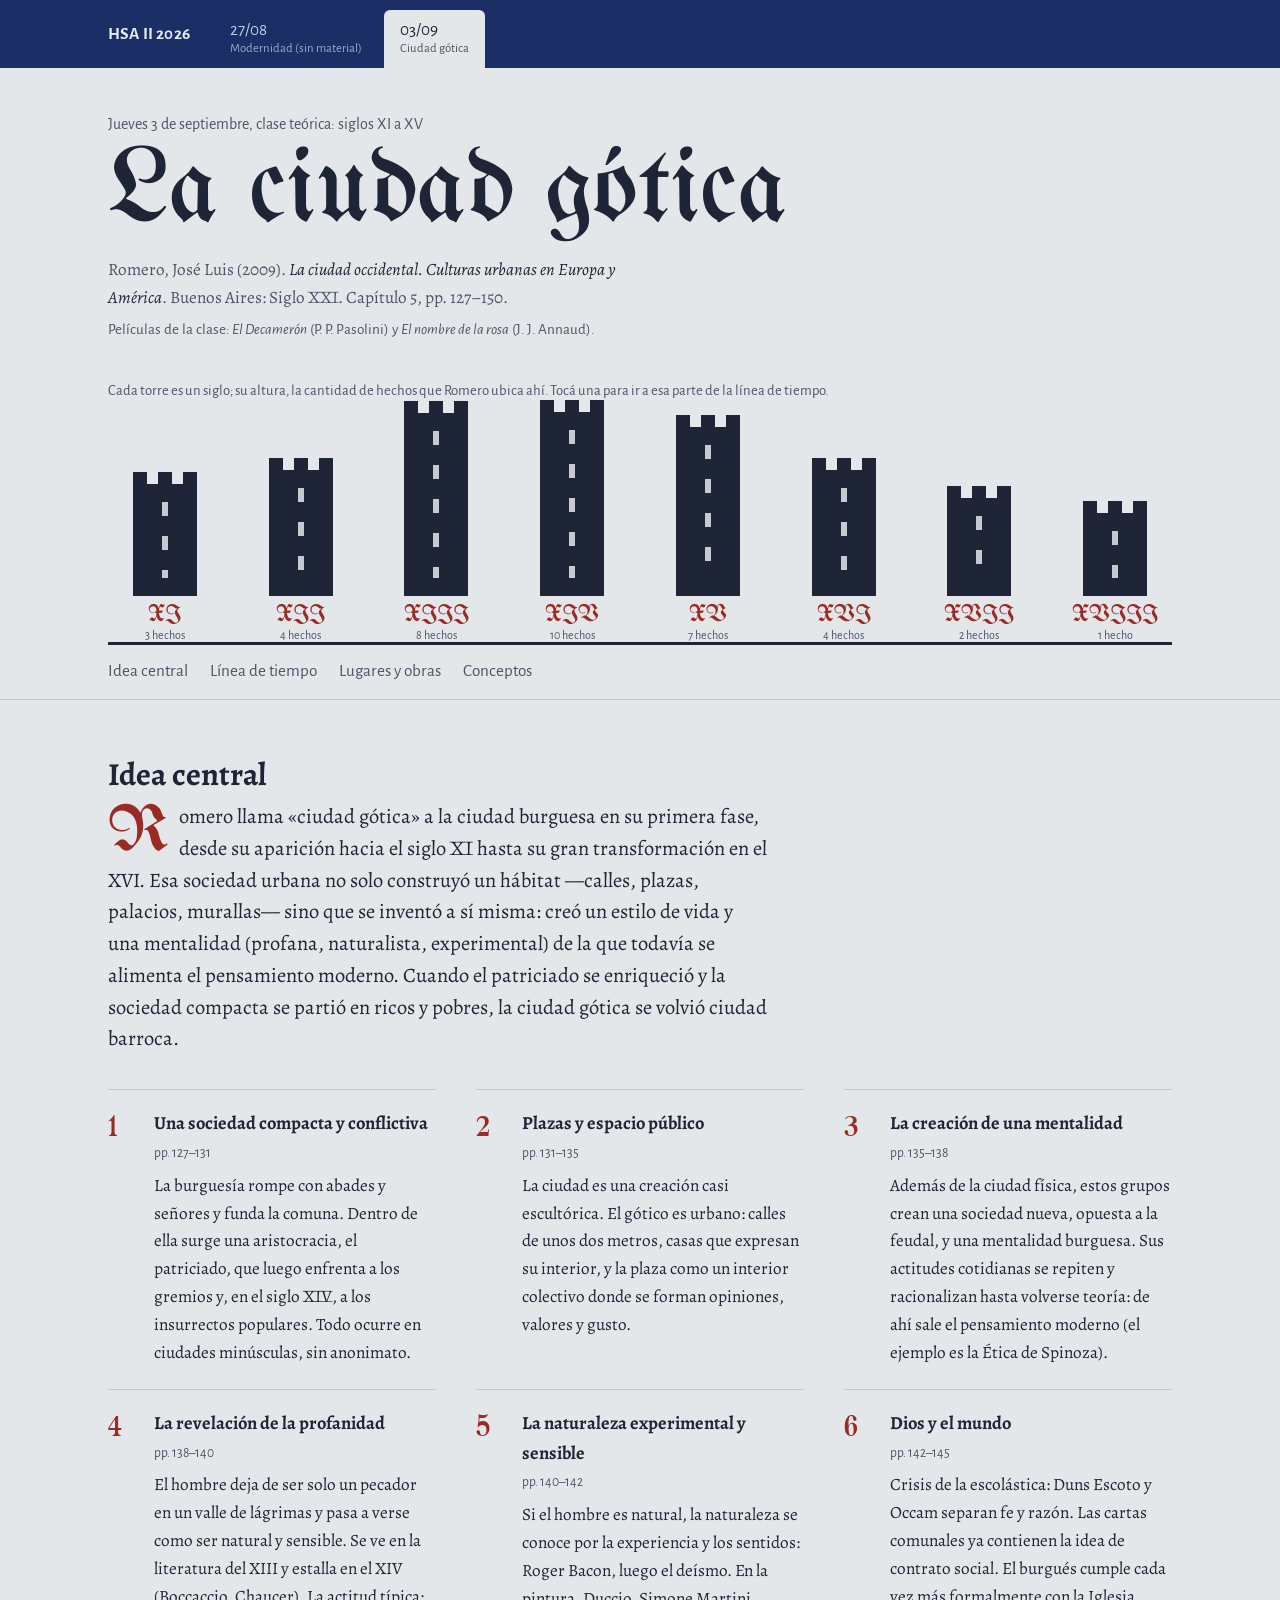
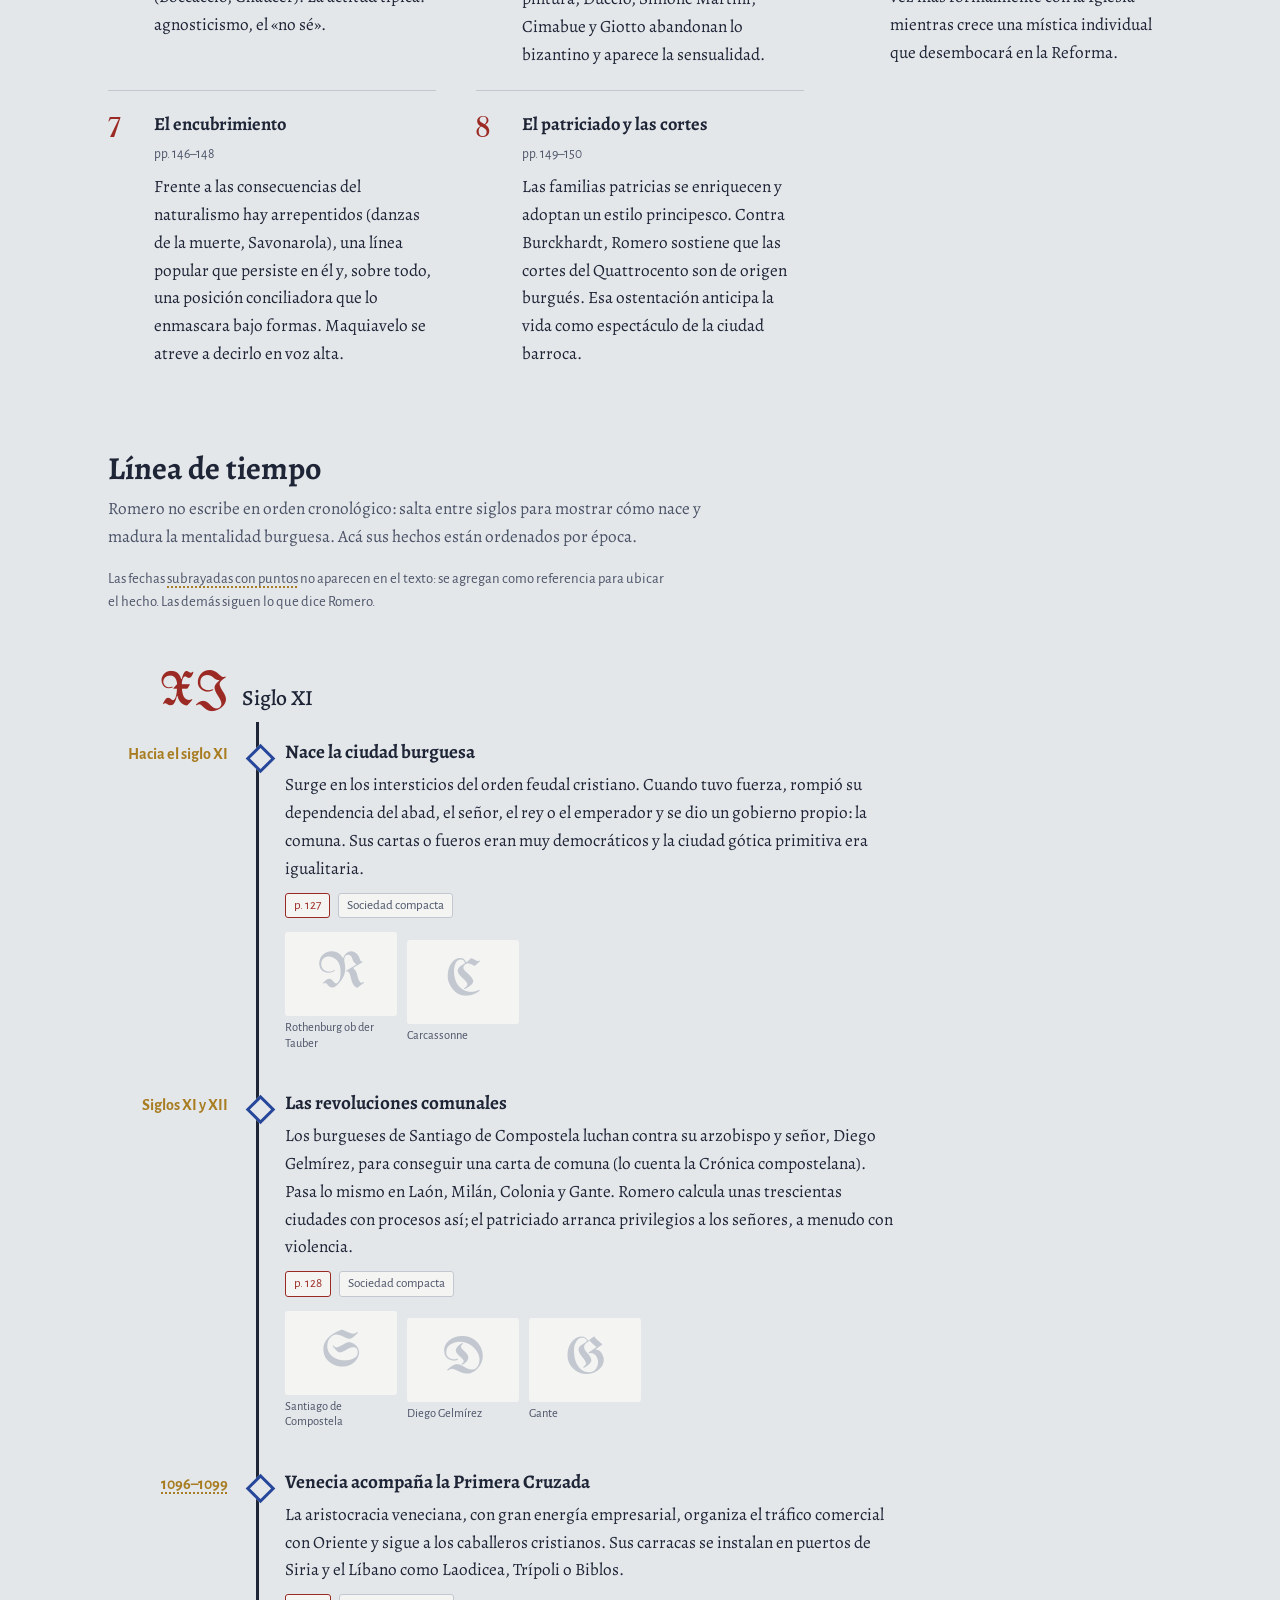
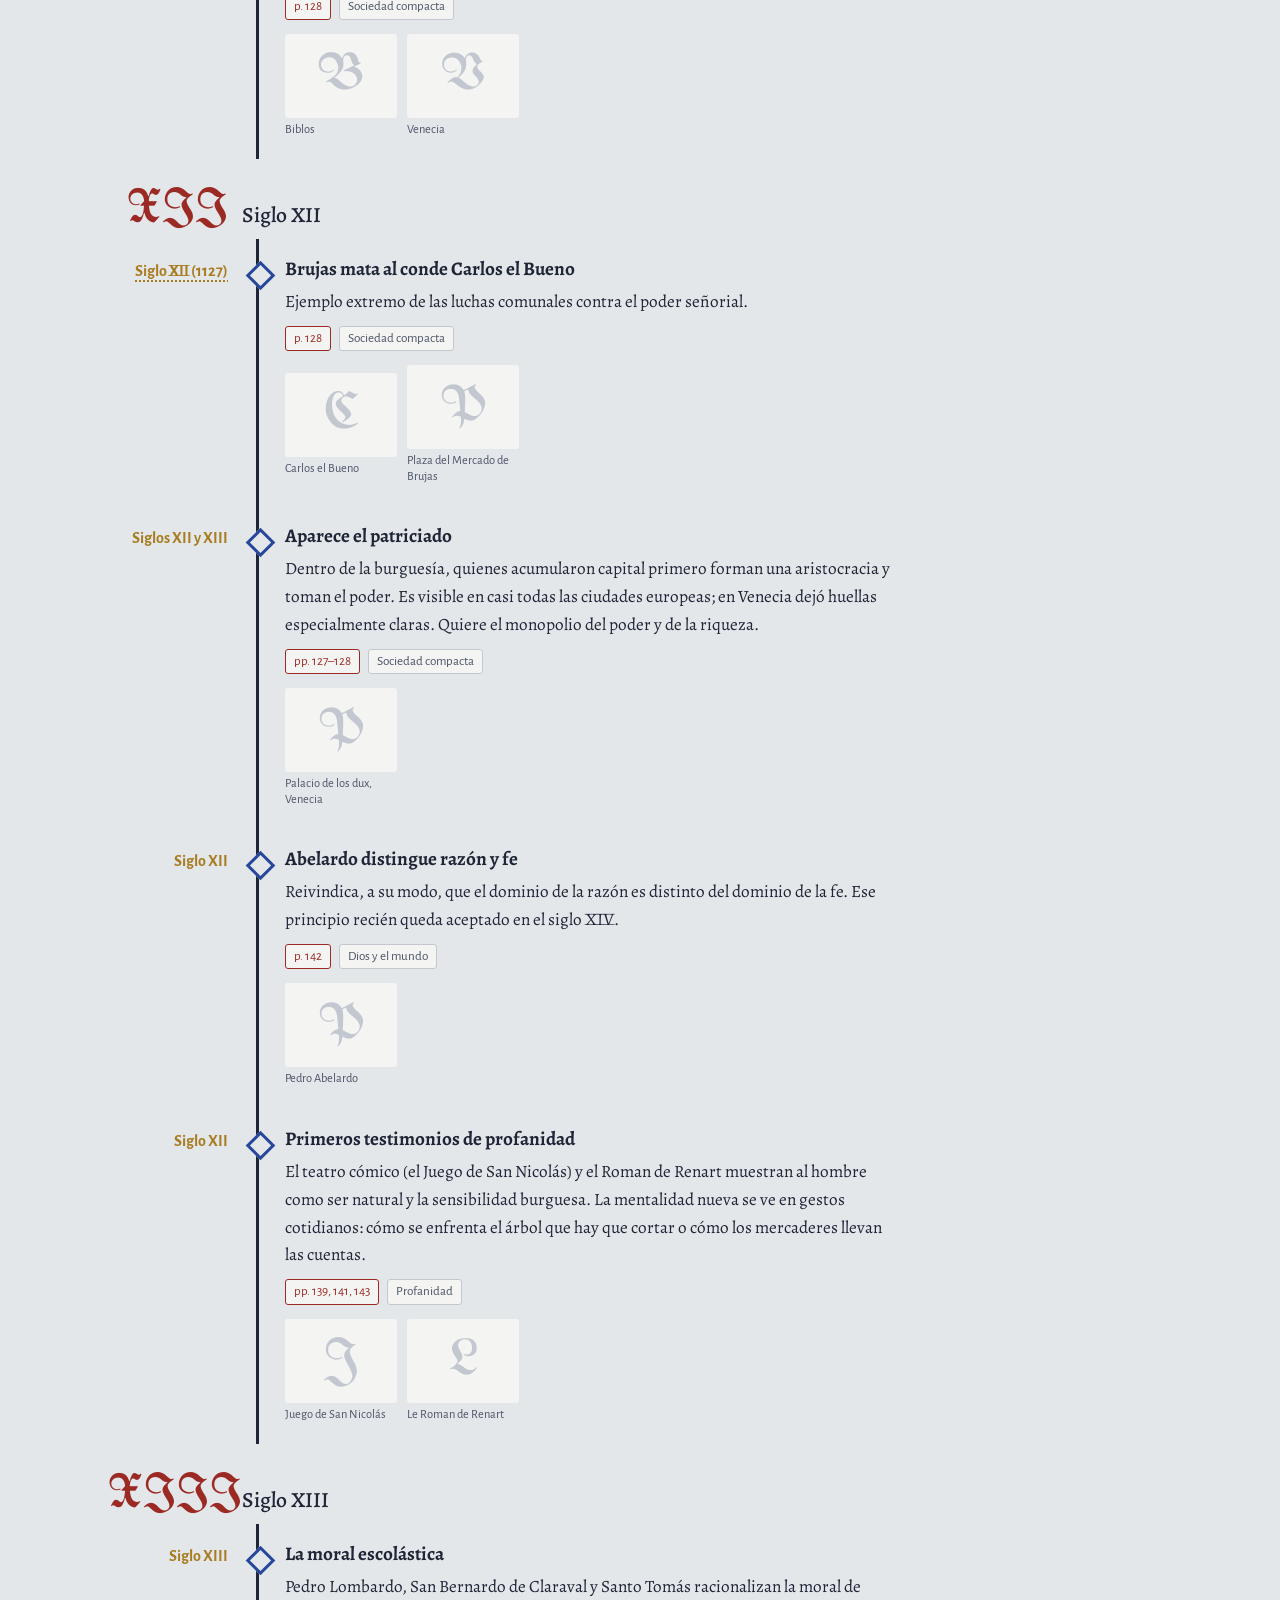
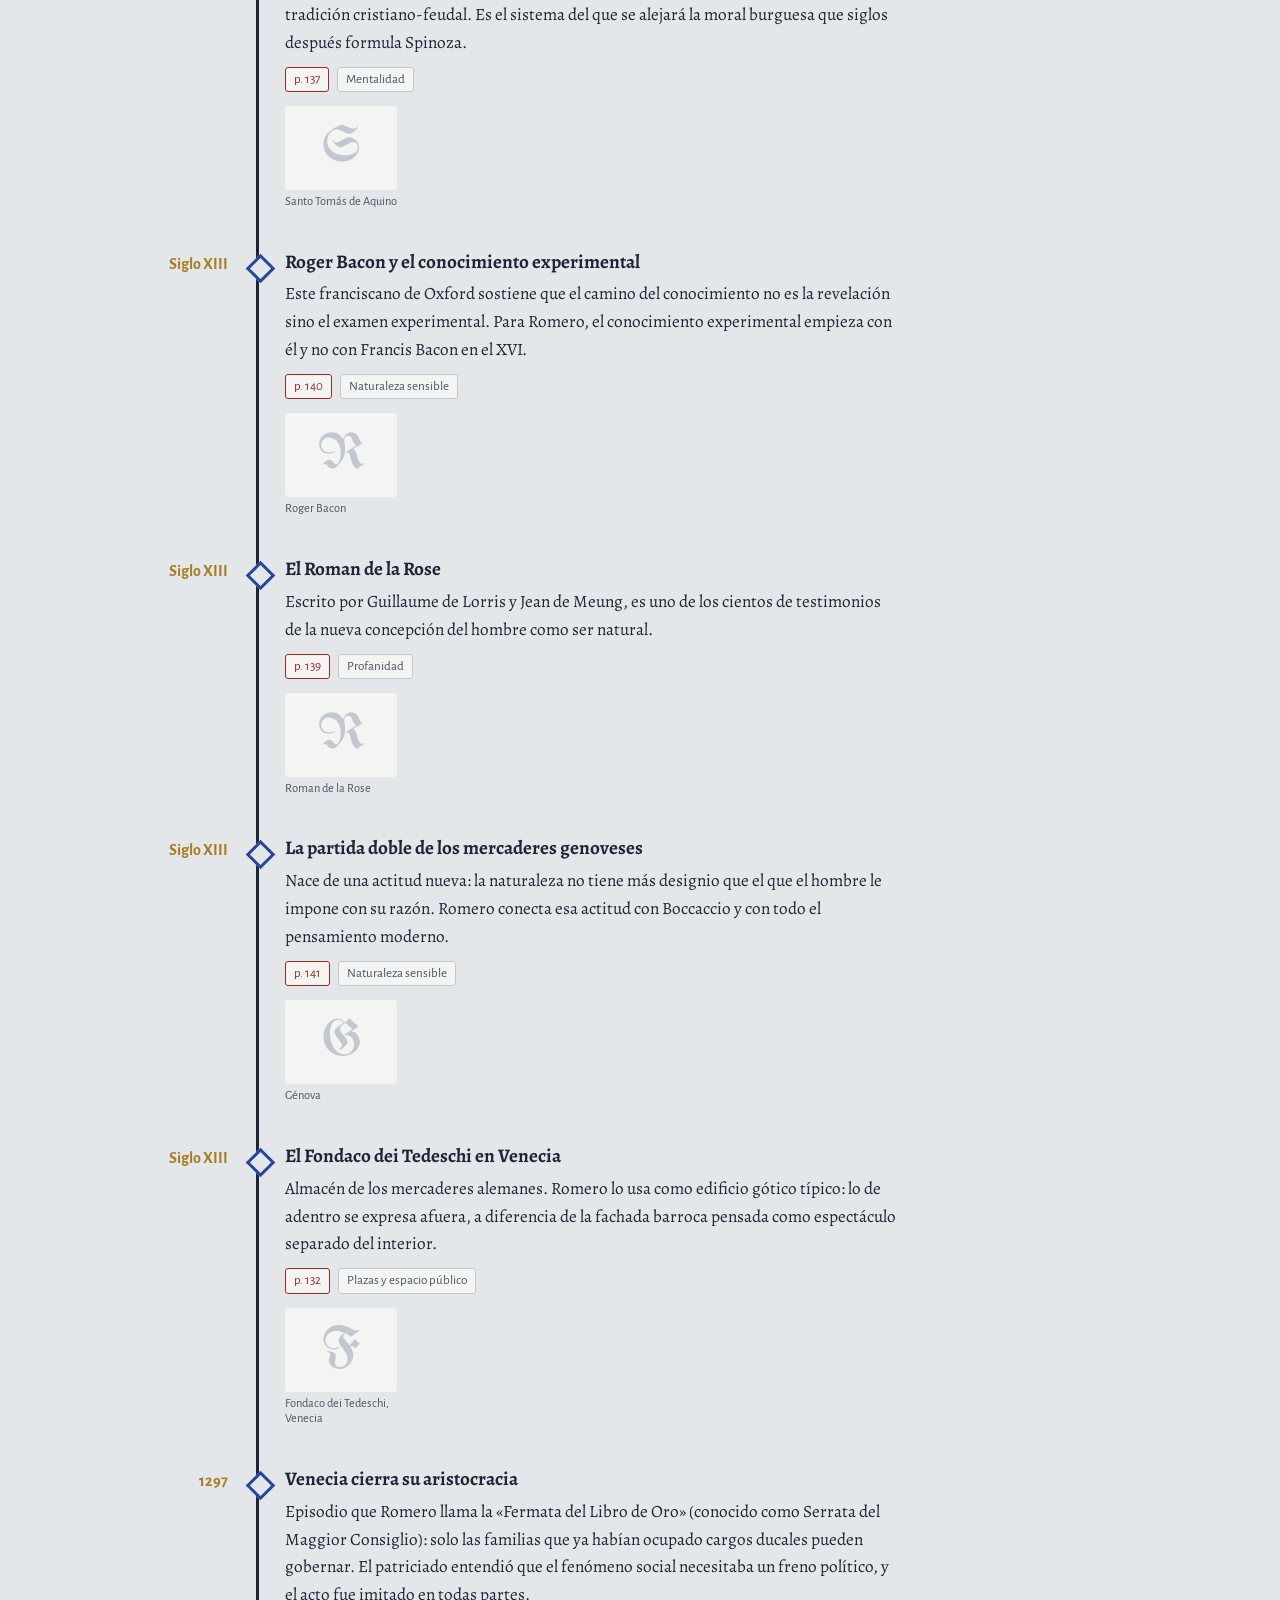
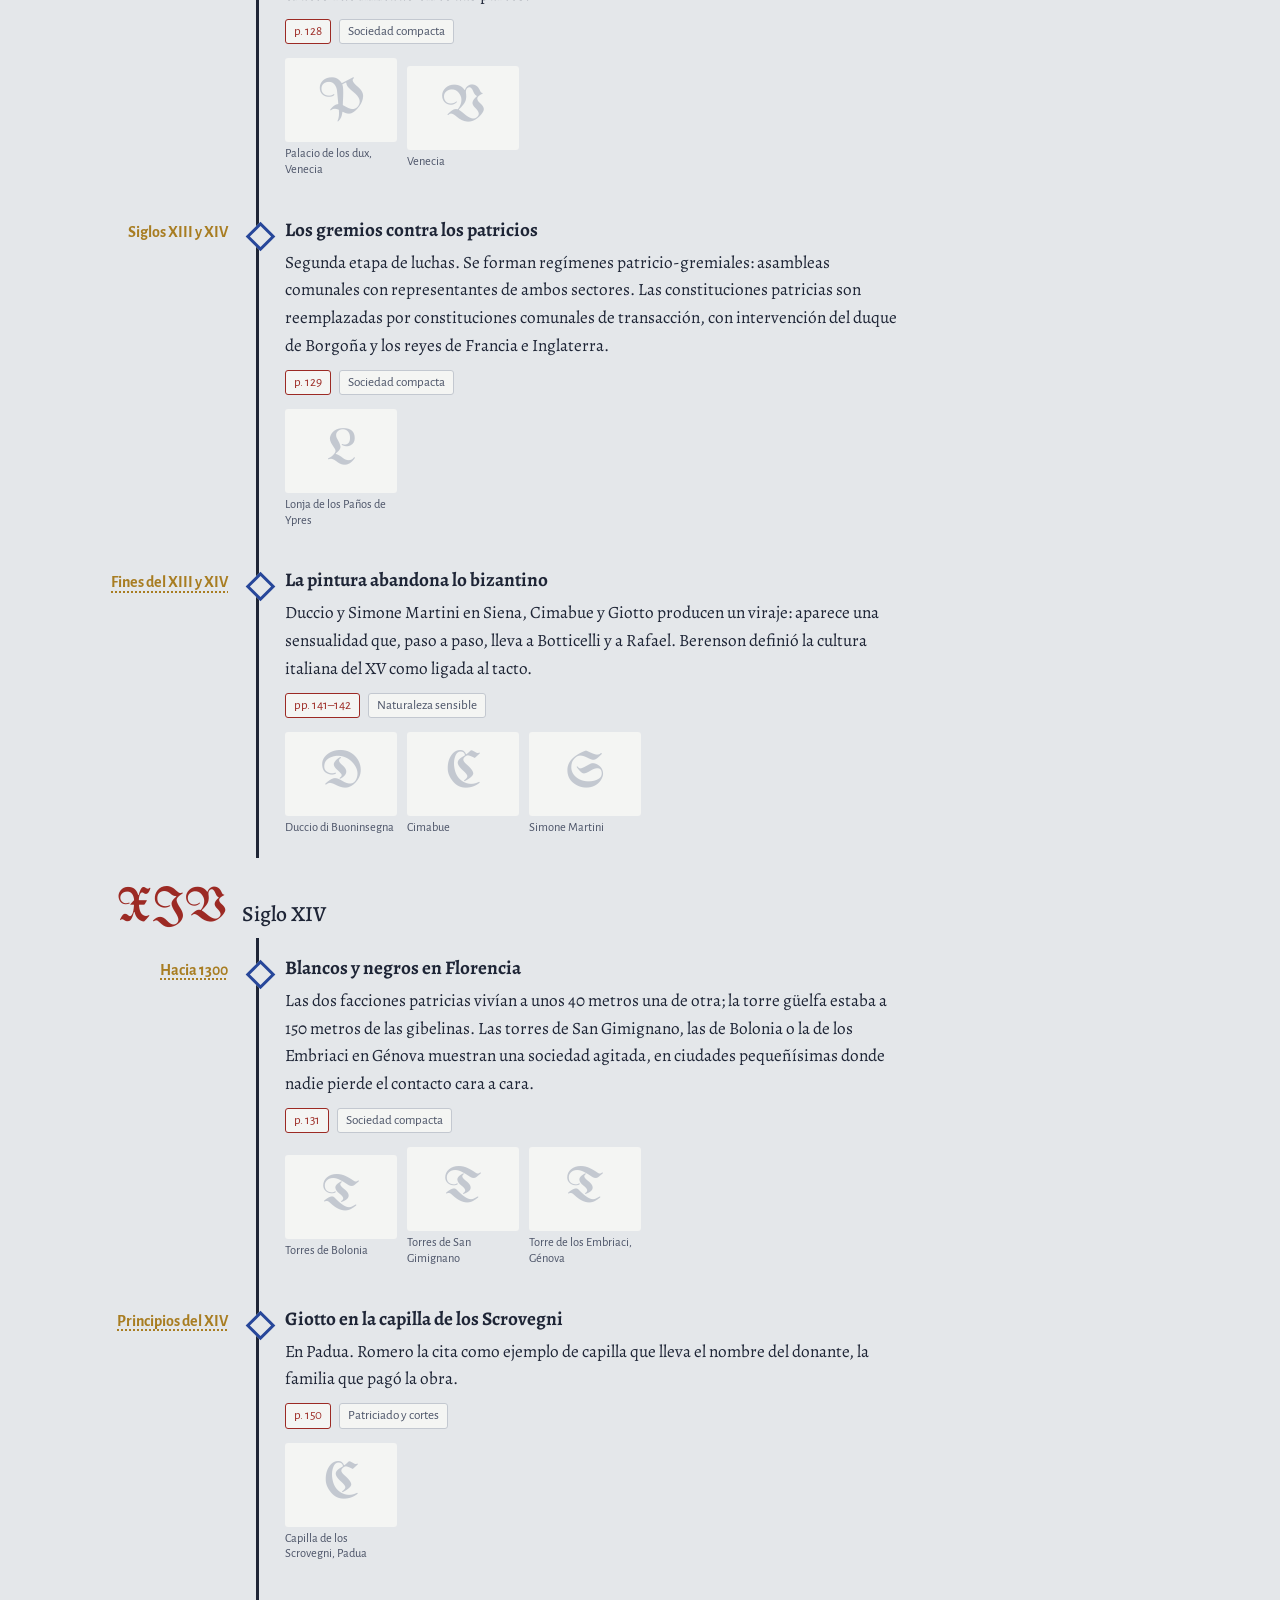
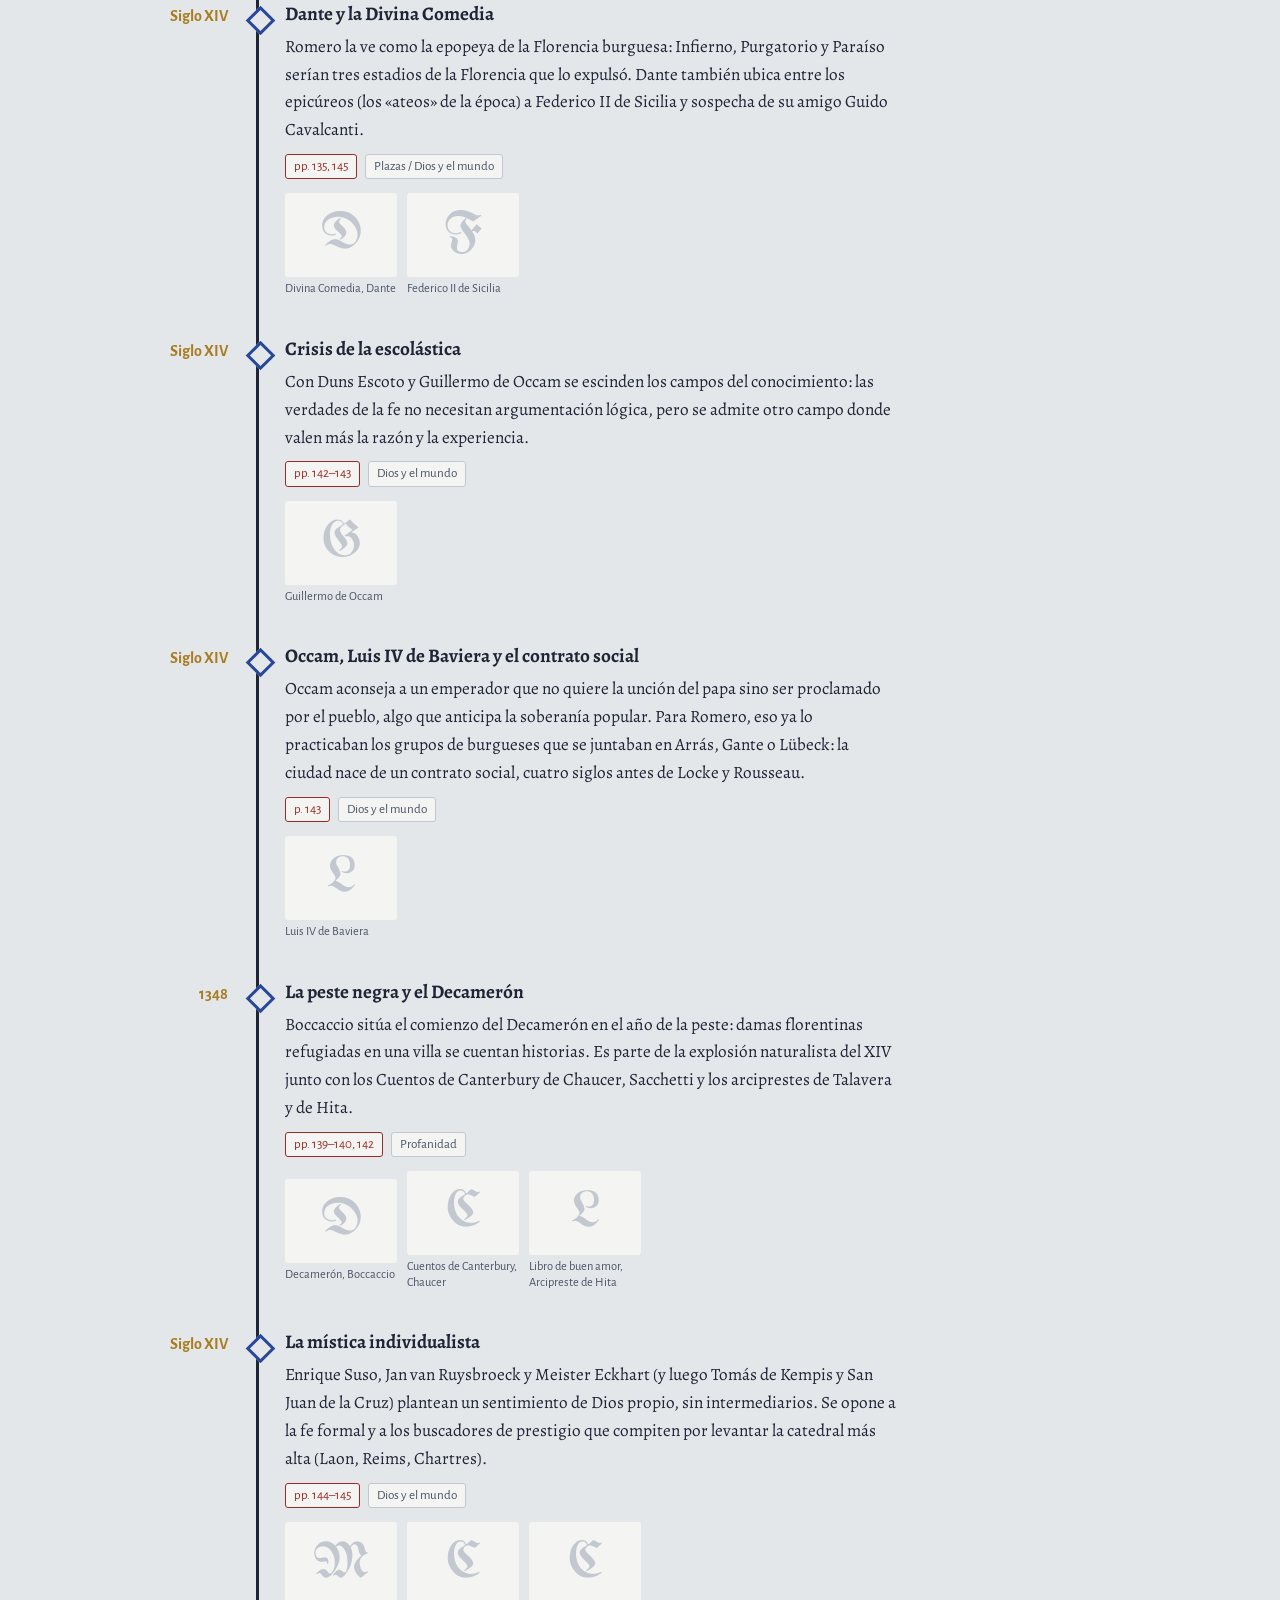
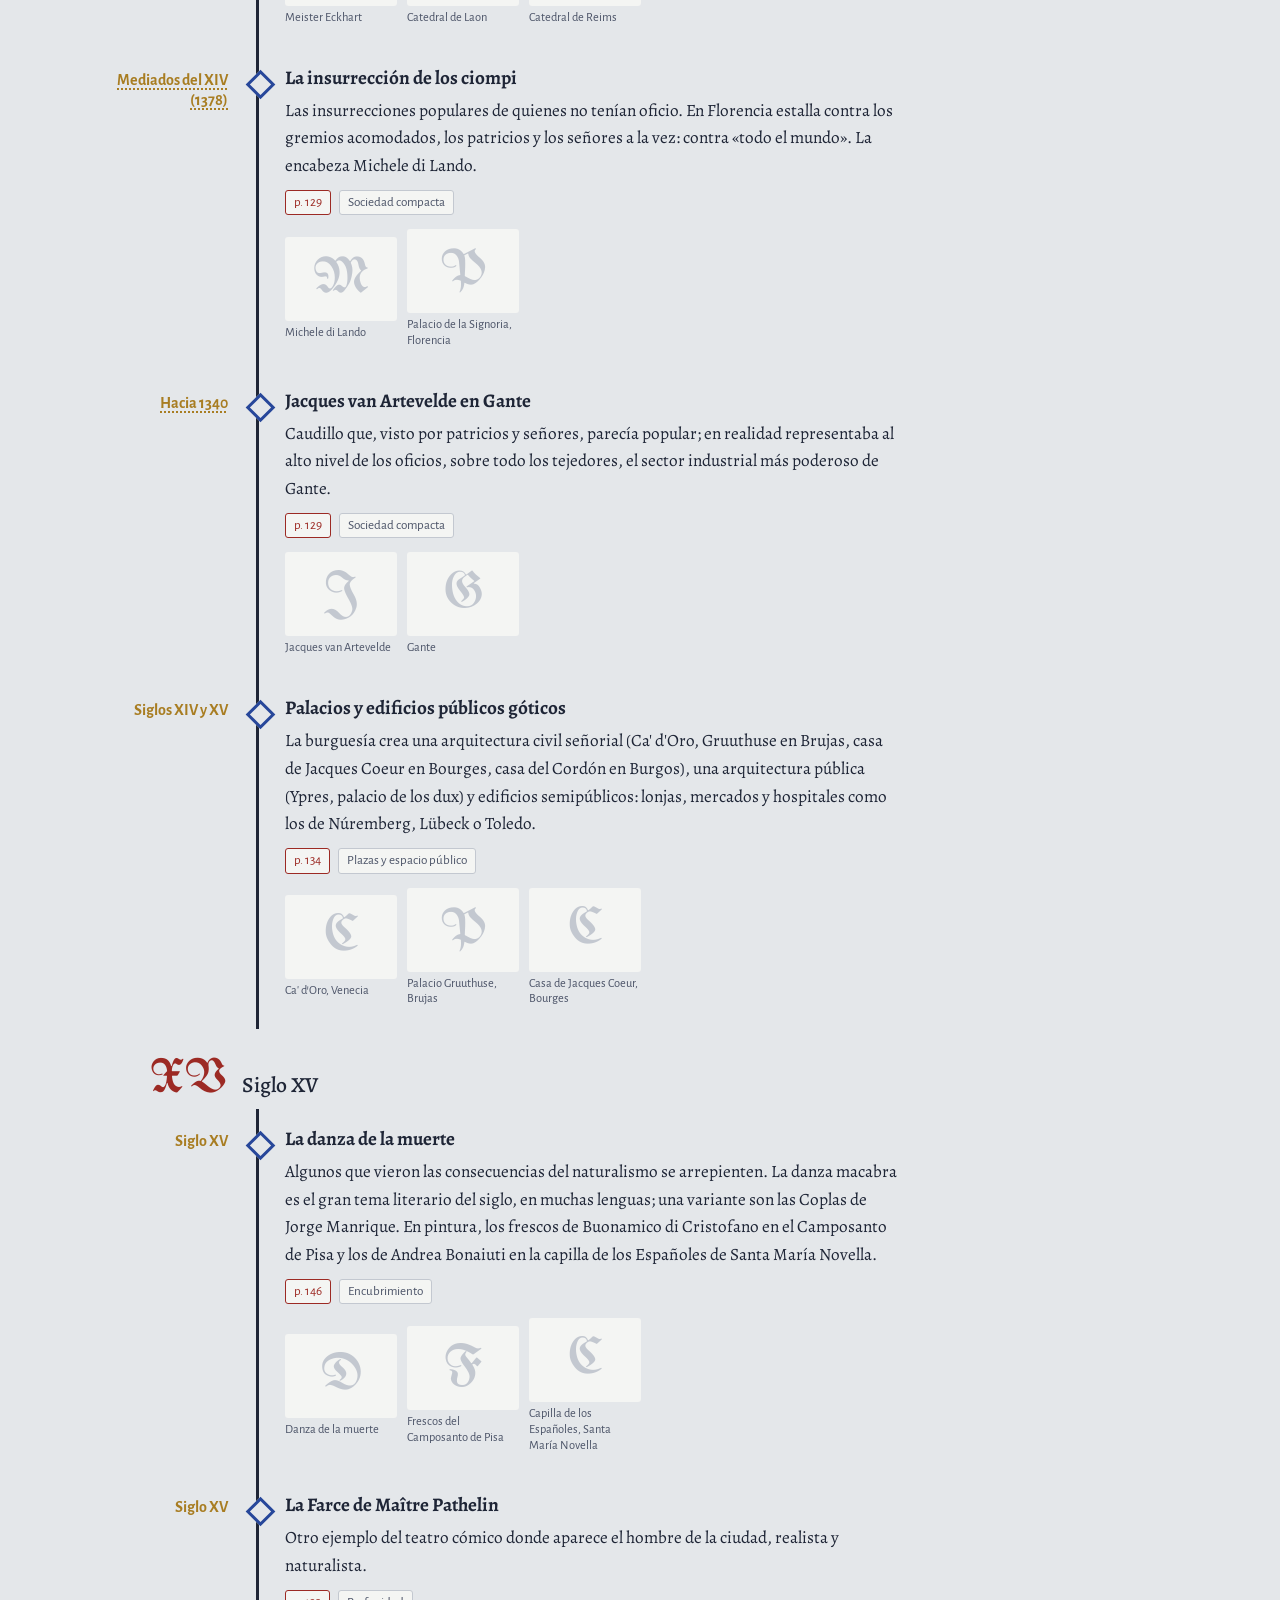
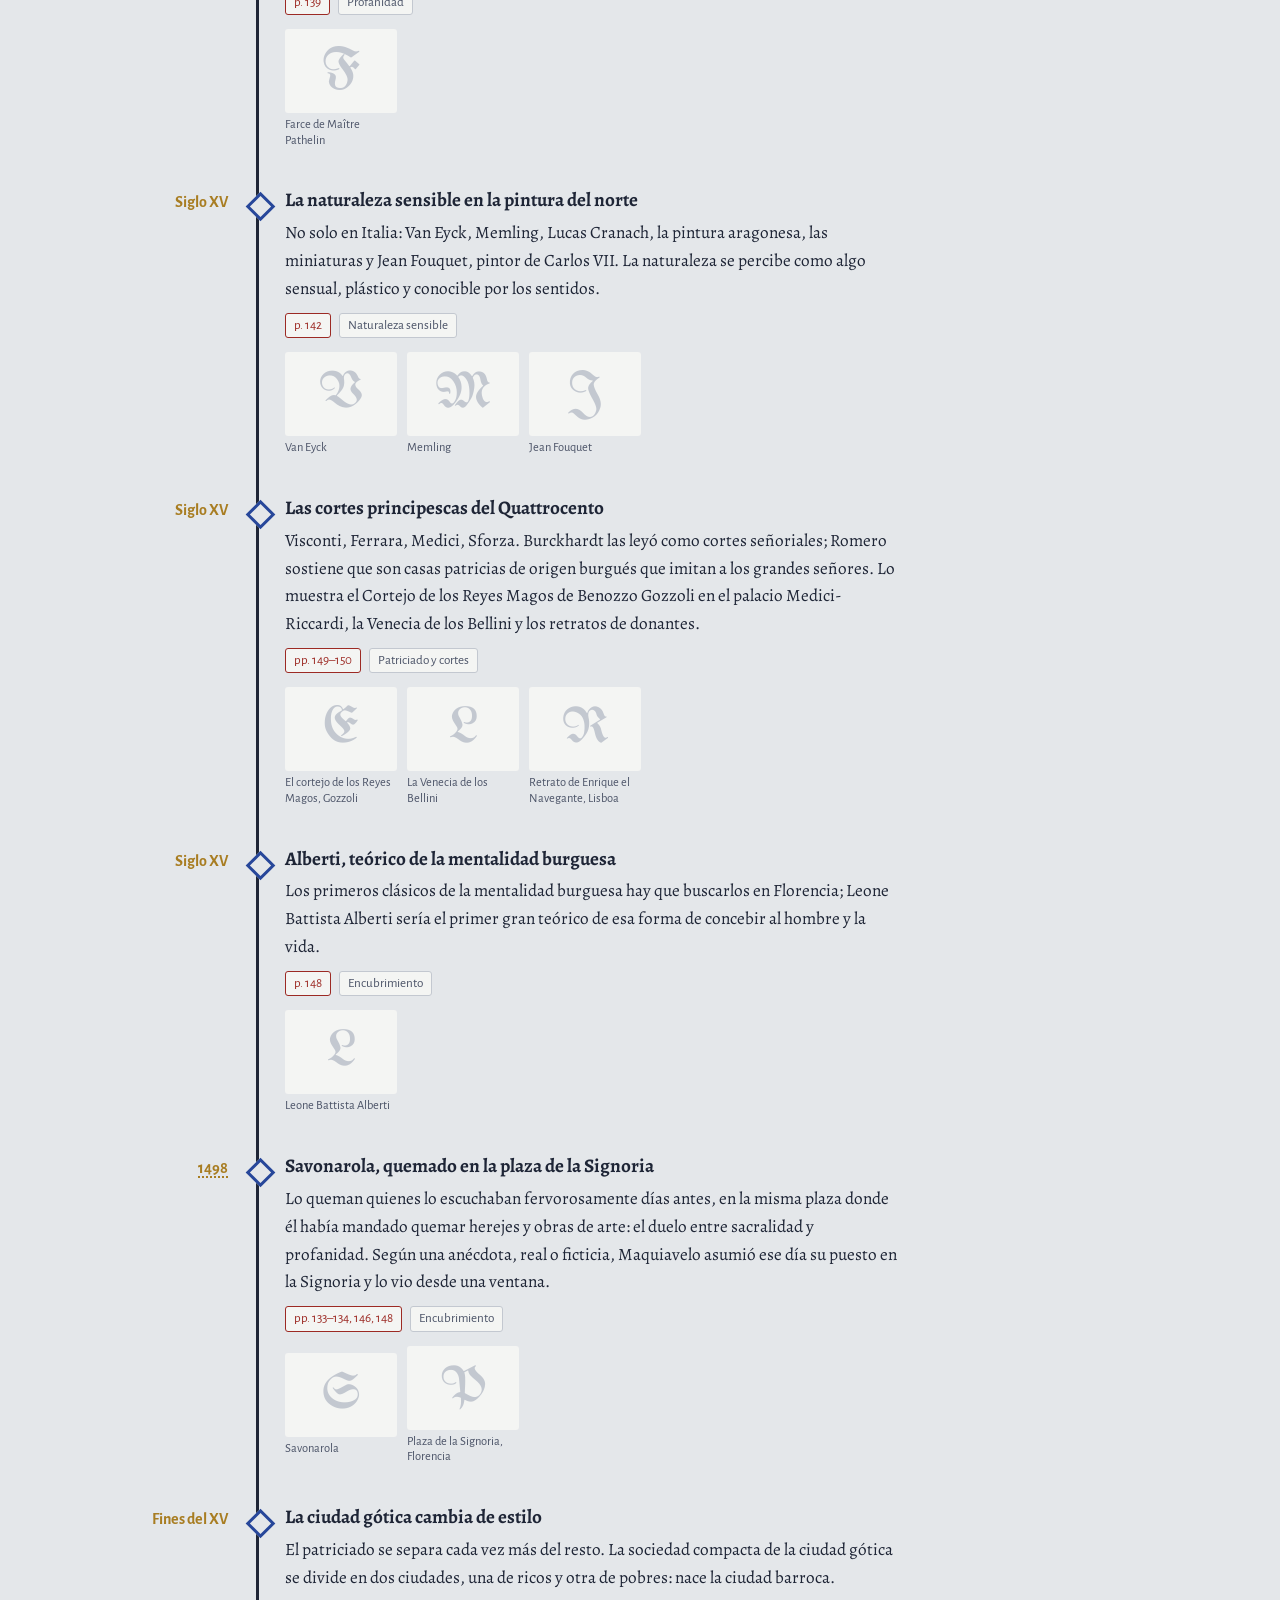
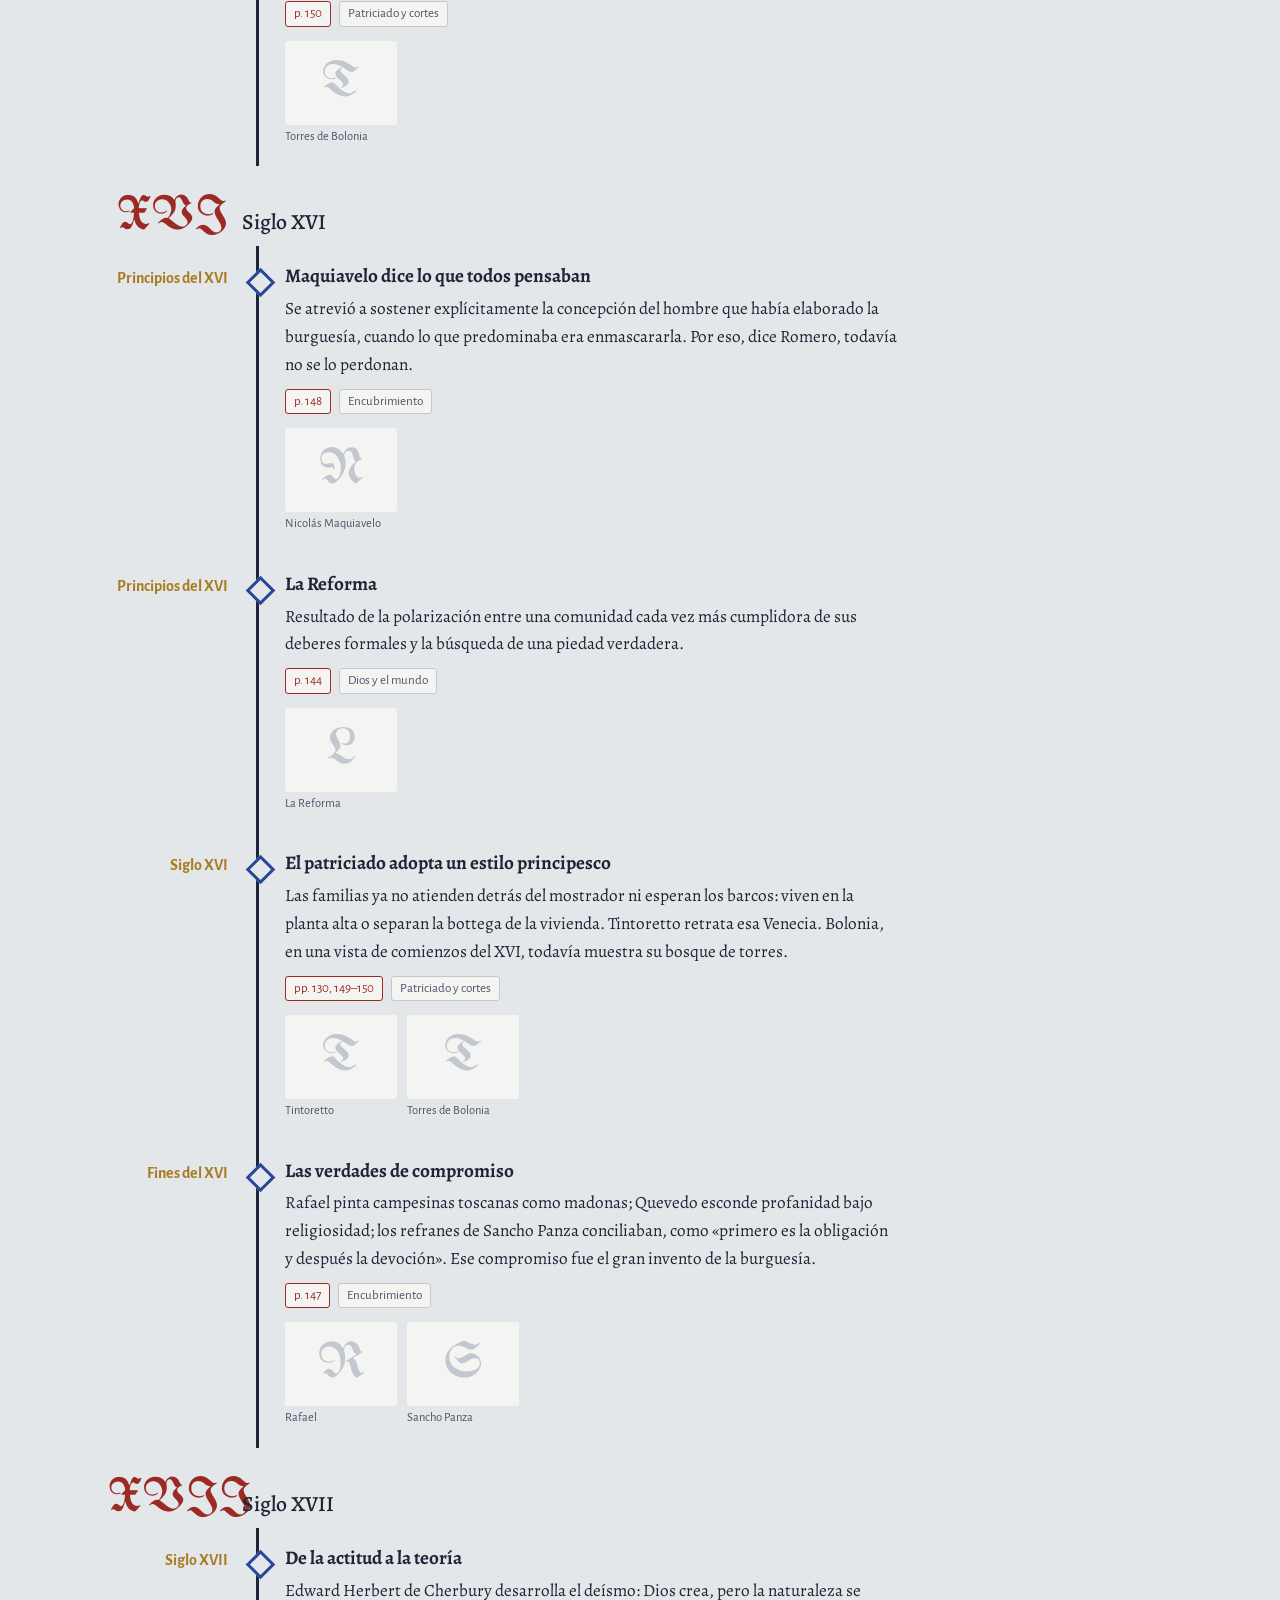
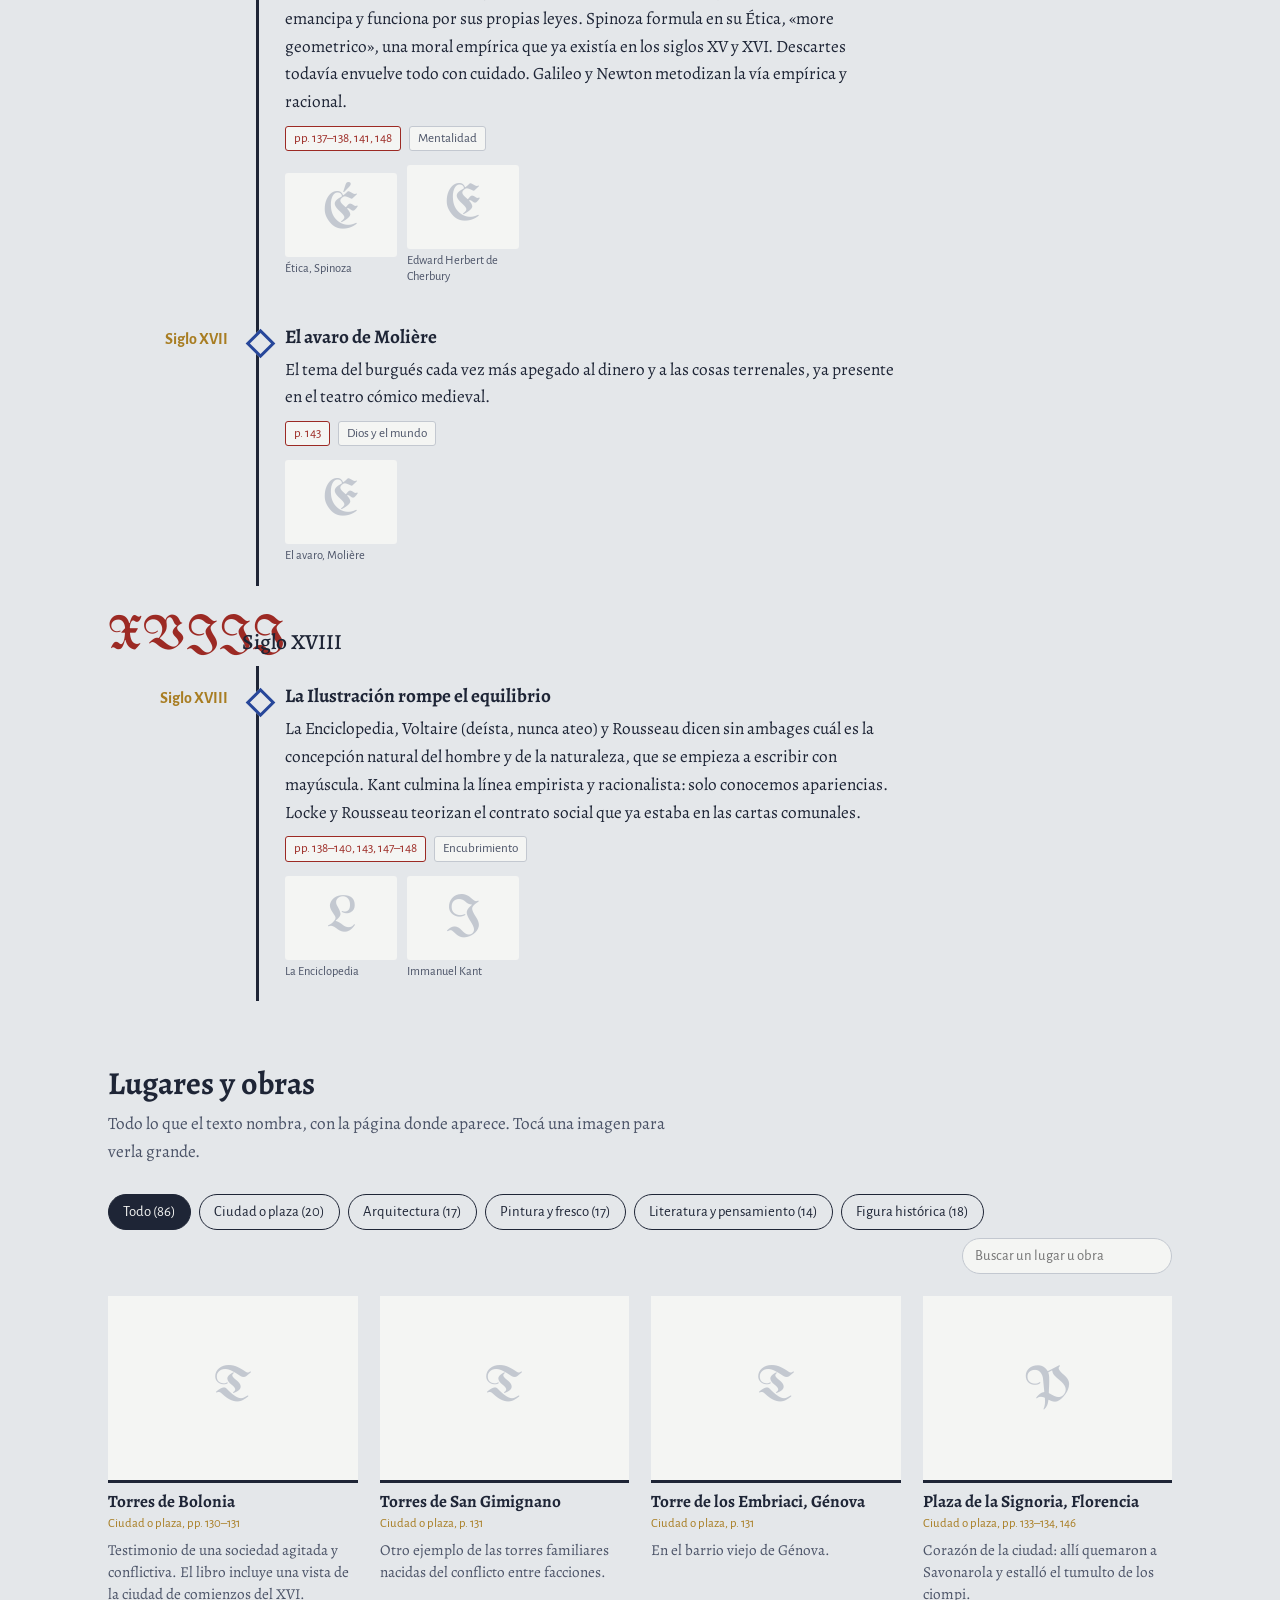
<file: index.html>
<!DOCTYPE html>
<html lang="es">
<head>
<meta charset="utf-8">
<meta name="viewport" content="width=device-width, initial-scale=1">
<title>HSA II 2026 · Cuaderno de clases</title>
<meta name="description" content="Resúmenes por clase de Historia Social del Arte II: líneas de tiempo, lugares y obras.">
<link rel="preconnect" href="https://fonts.googleapis.com">
<link rel="preconnect" href="https://fonts.gstatic.com" crossorigin>
<link rel="preconnect" href="https://upload.wikimedia.org">
<link rel="preconnect" href="https://thumb.wikimedia.org">
<link href="https://fonts.googleapis.com/css2?family=Alegreya:ital,wght@0,400;0,500;0,700;1,400&family=Alegreya+Sans:wght@400;500;700&family=UnifrakturMaguntia&display=swap" rel="stylesheet">
<link rel="stylesheet" href="style.css">
</head>
<body>
<nav class="clases" aria-label="Clases">
  <div class="wrap" id="tabs"><span class="marca">HSA II 2026</span></div>
</nav>
<main id="app"></main>
<footer><div class="wrap">
  <p>Resúmenes de estudio de la cursada de HSA II 2026, hechos a partir de los textos del cronograma.</p>
  <p>Las imágenes se cargan desde Wikipedia y Wikimedia Commons. El autor y la licencia de cada una figuran en su página de Wikipedia, que se abre desde el visor de cada imagen.</p>
</div></footer>
<dialog id="visor" aria-labelledby="visor-titulo">
  <button class="cerrar" id="visor-cerrar">Cerrar</button>
  <img id="visor-img" alt="">
  <div class="txt">
    <h3 id="visor-titulo"></h3>
    <p id="visor-nota"></p>
    <p><a id="visor-link" target="_blank" rel="noopener">Abrir en Wikipedia</a></p>
  </div>
</dialog>
<script src="app.js"></script>
<script src="clases/2026-08-27.js"></script>
<script src="clases/2026-09-03.js"></script>
<script>montar();</script>
</body></html>
</file>
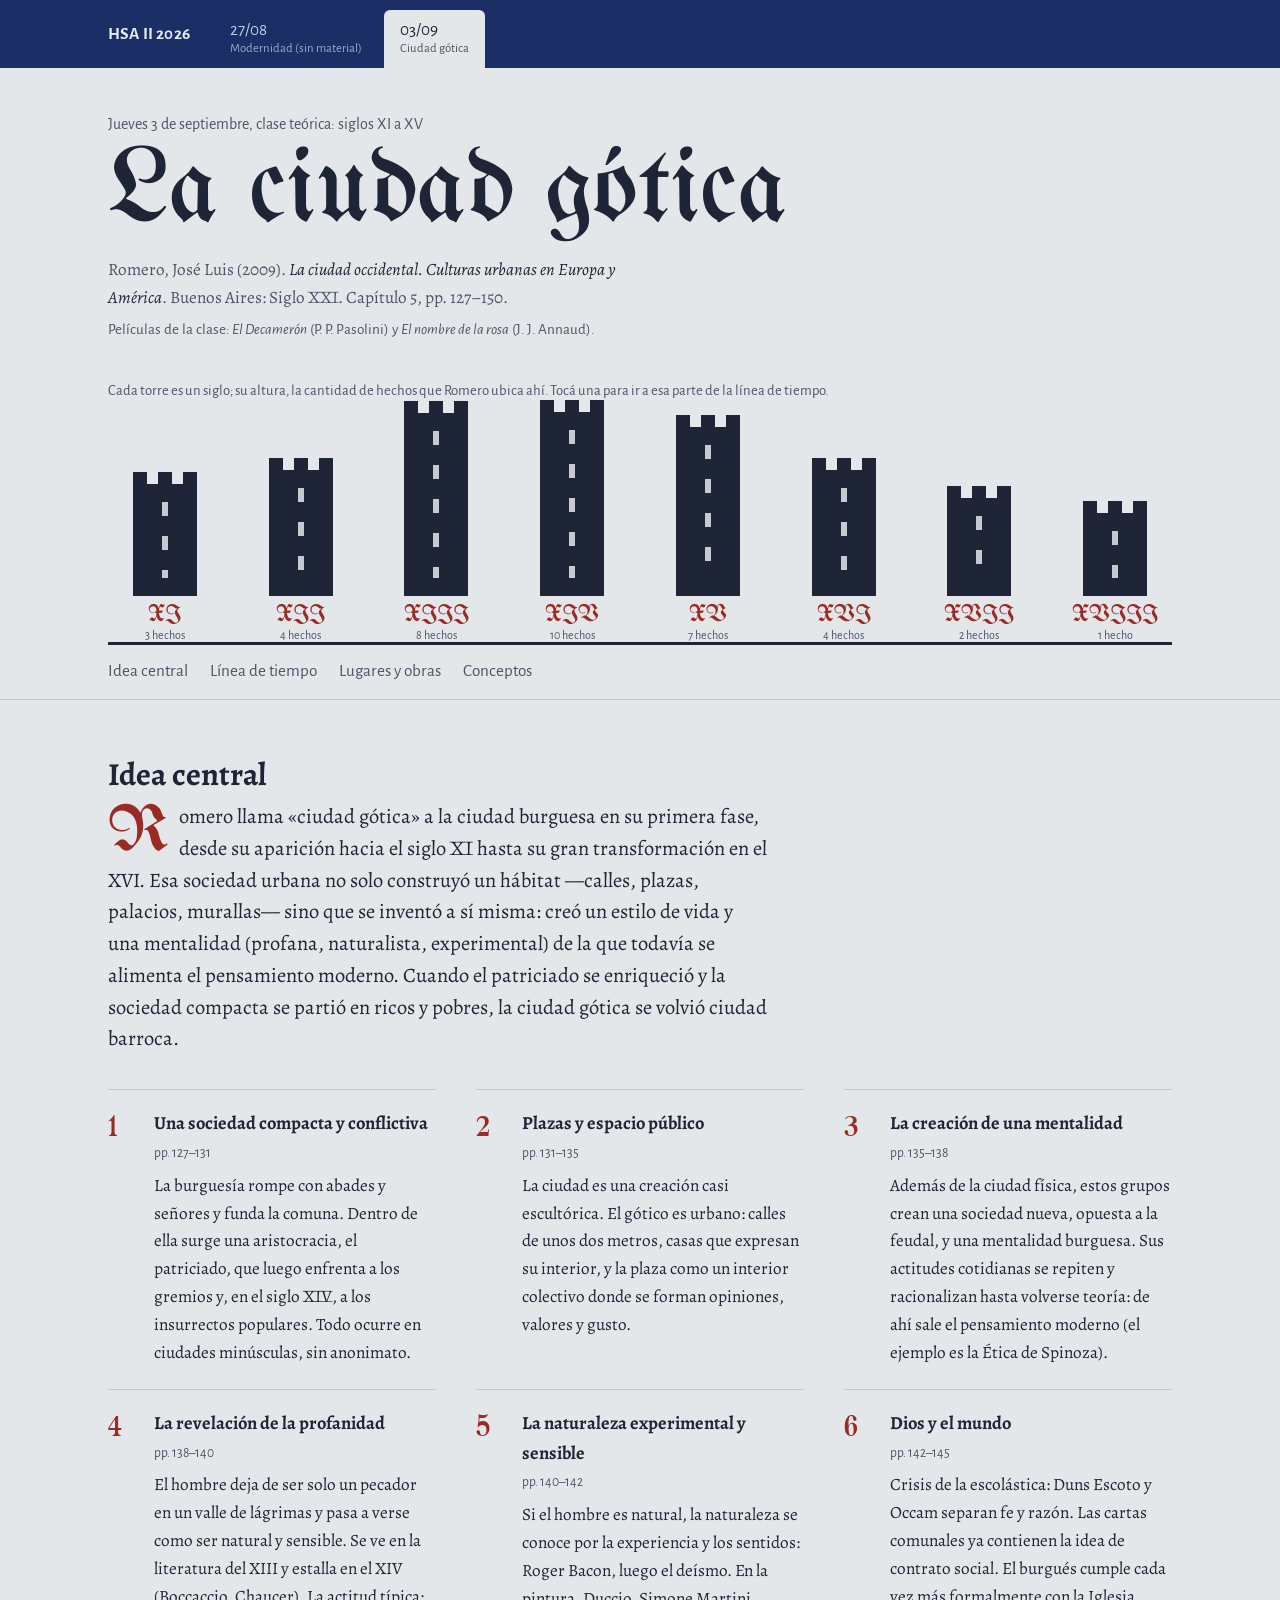
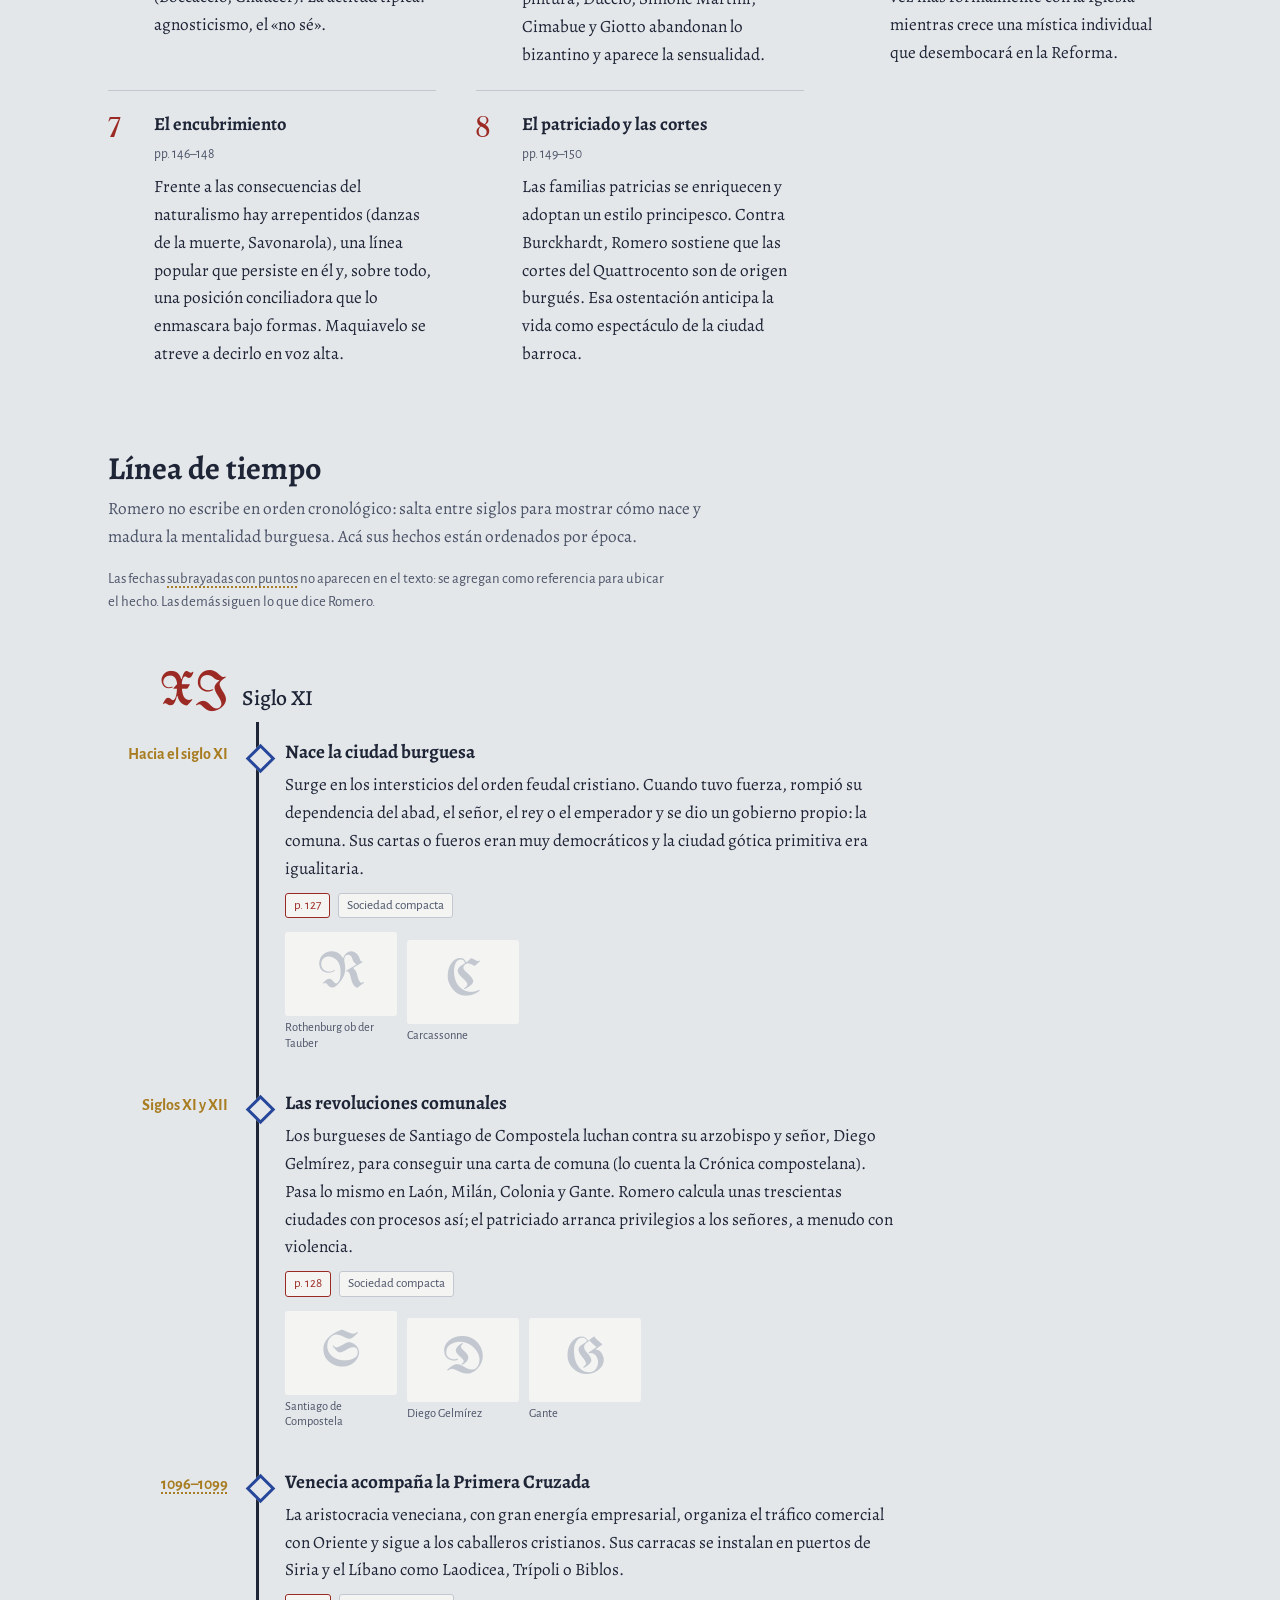
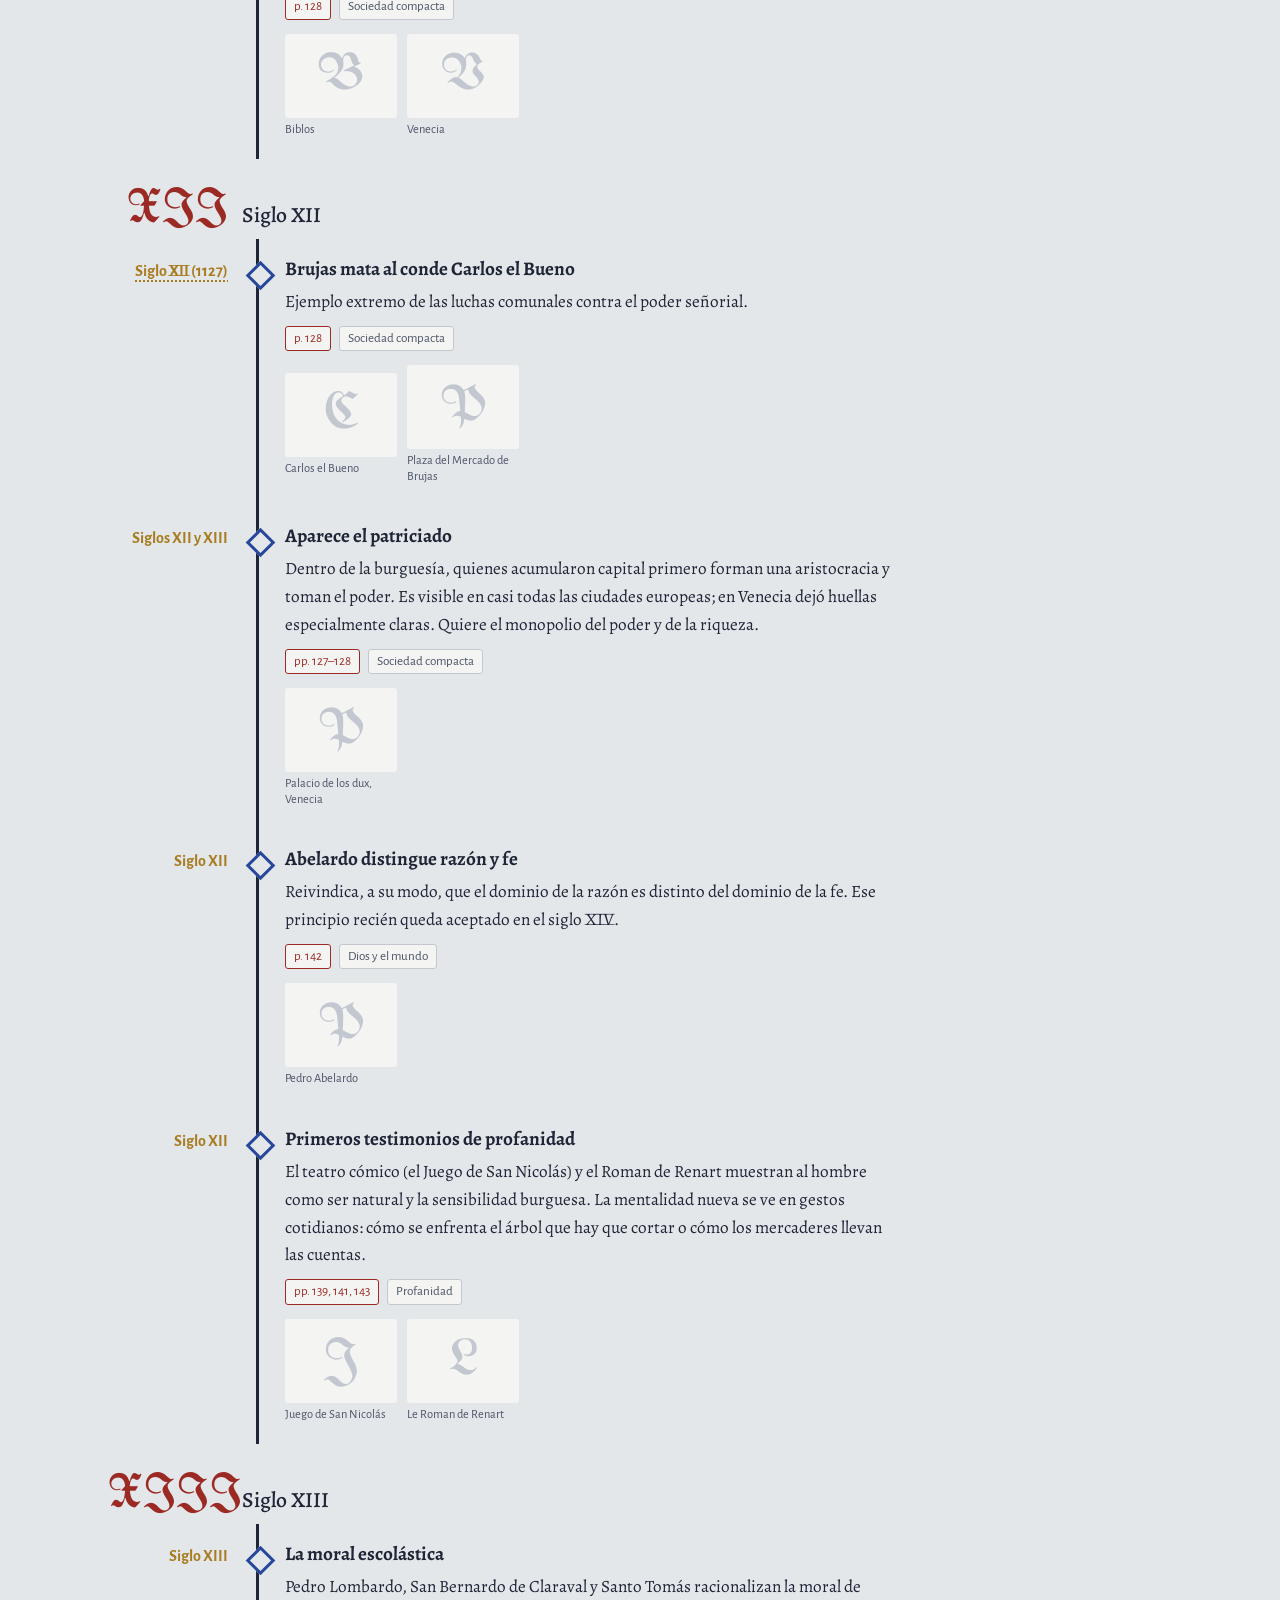
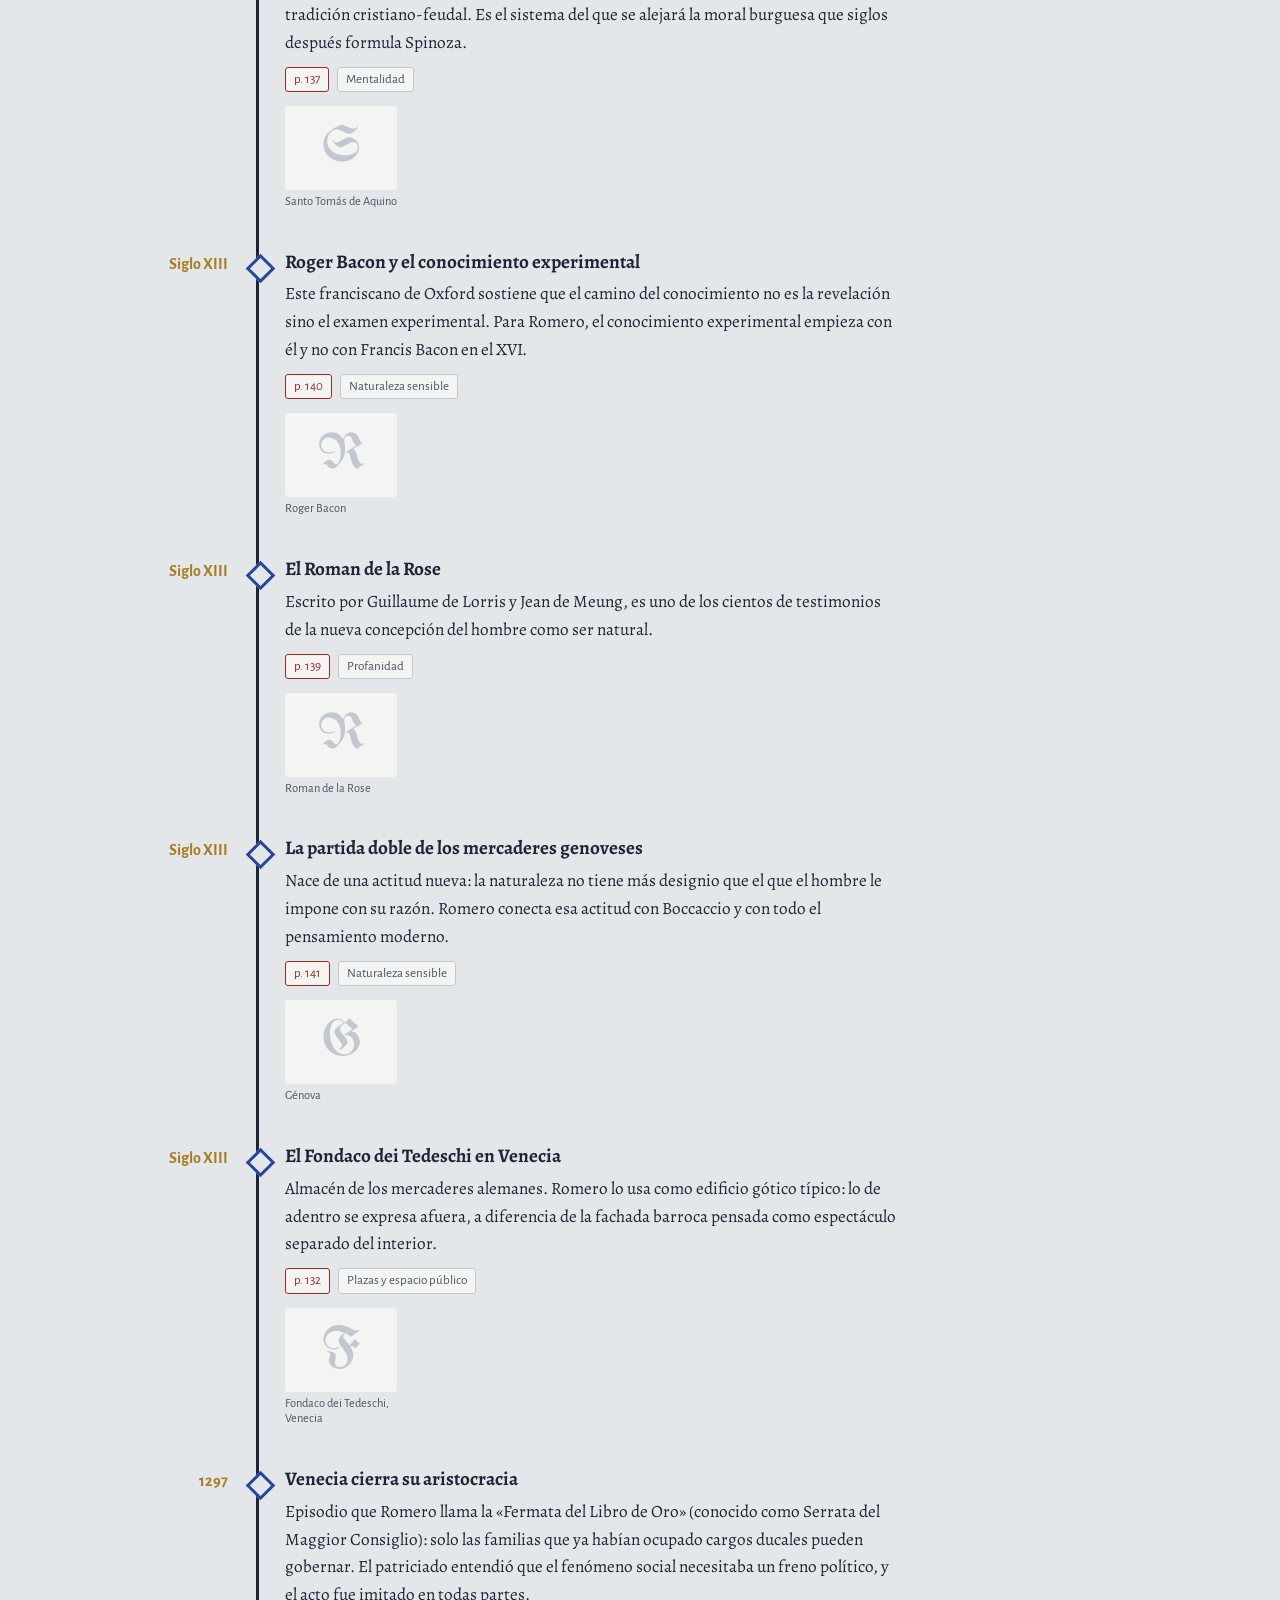
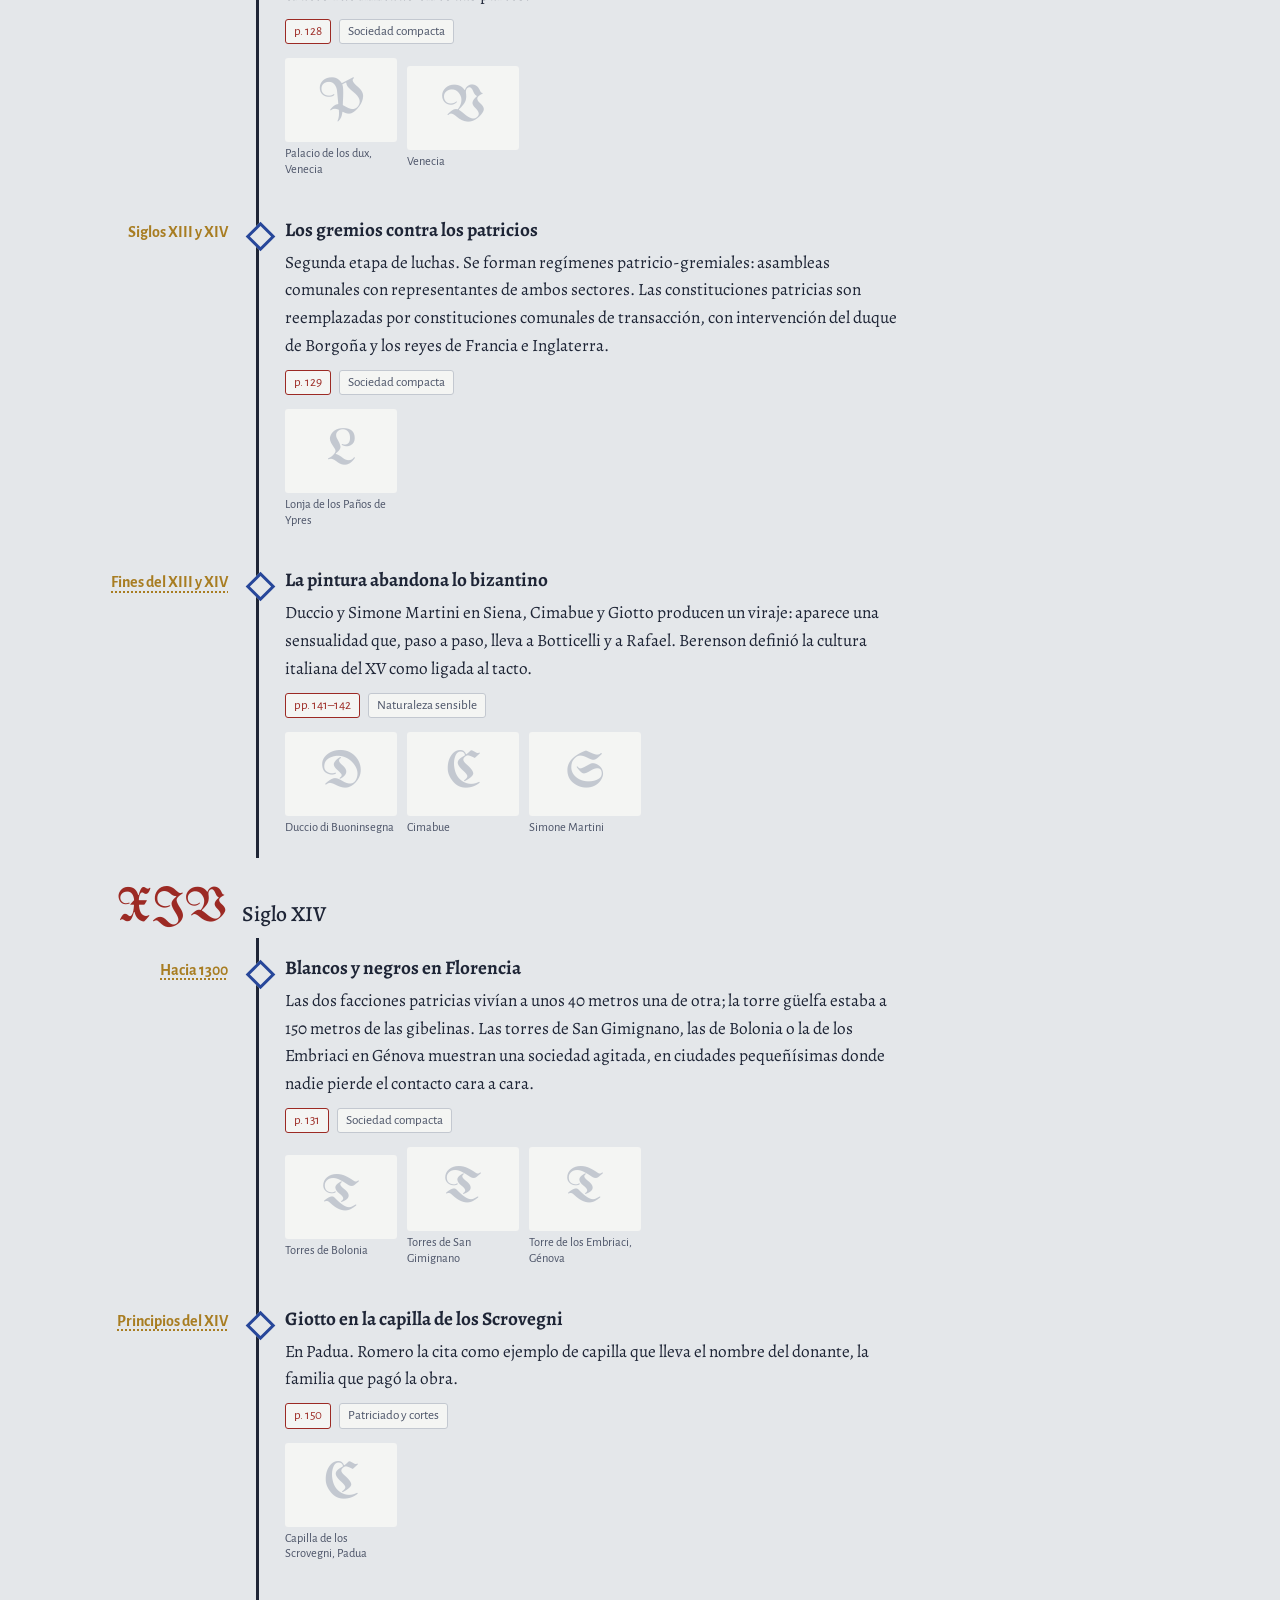
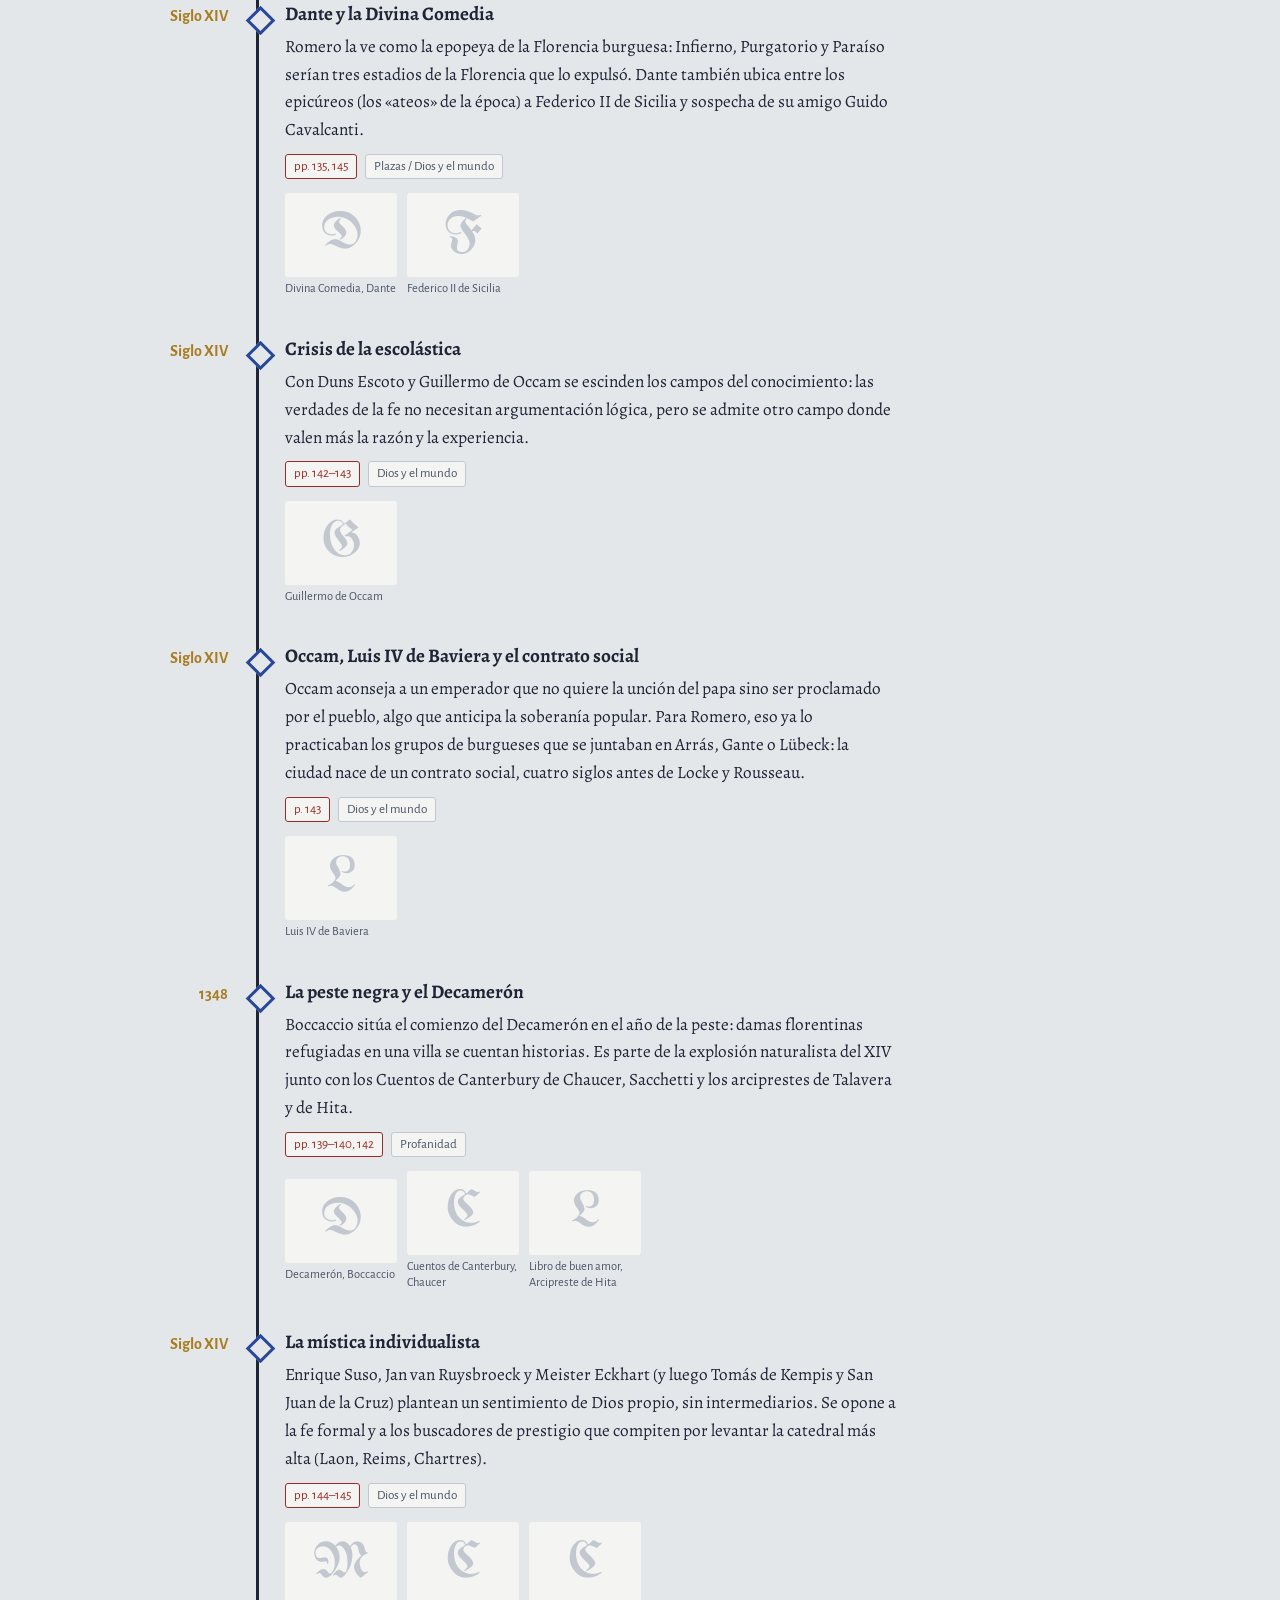
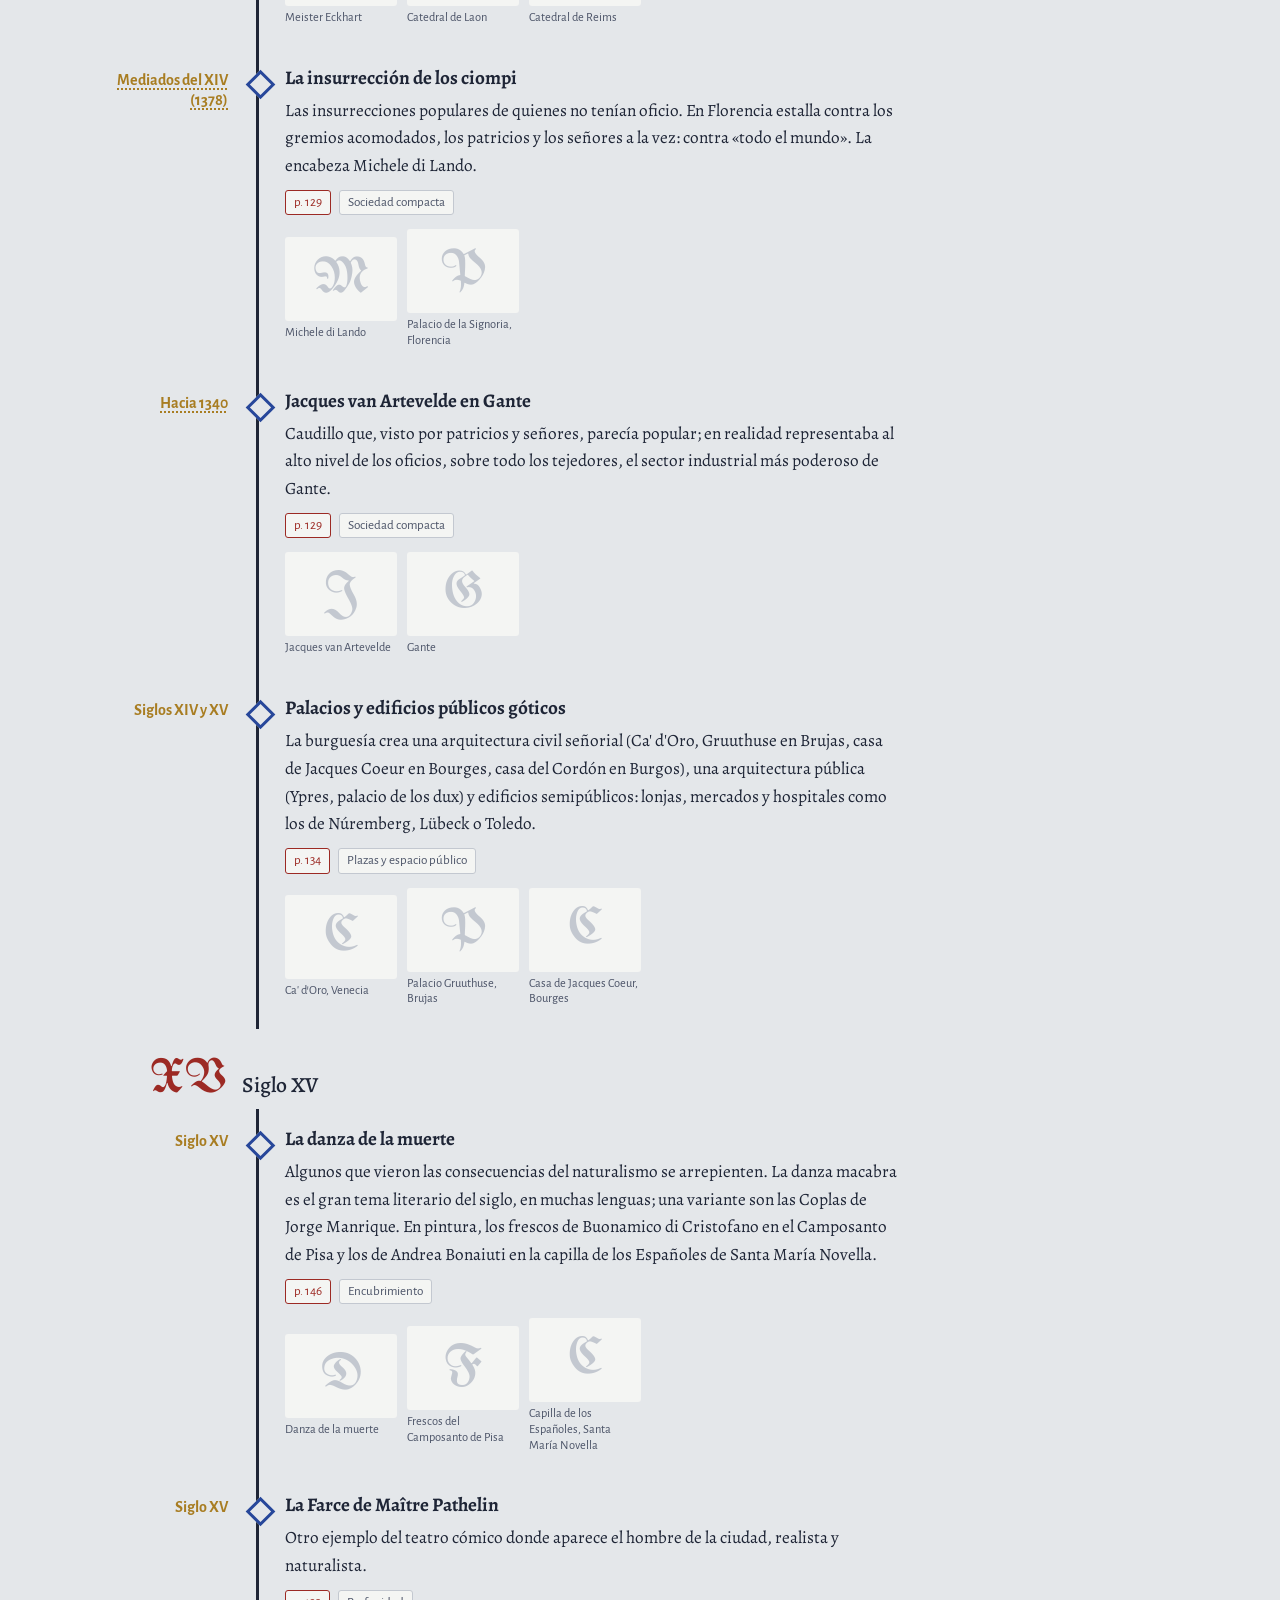
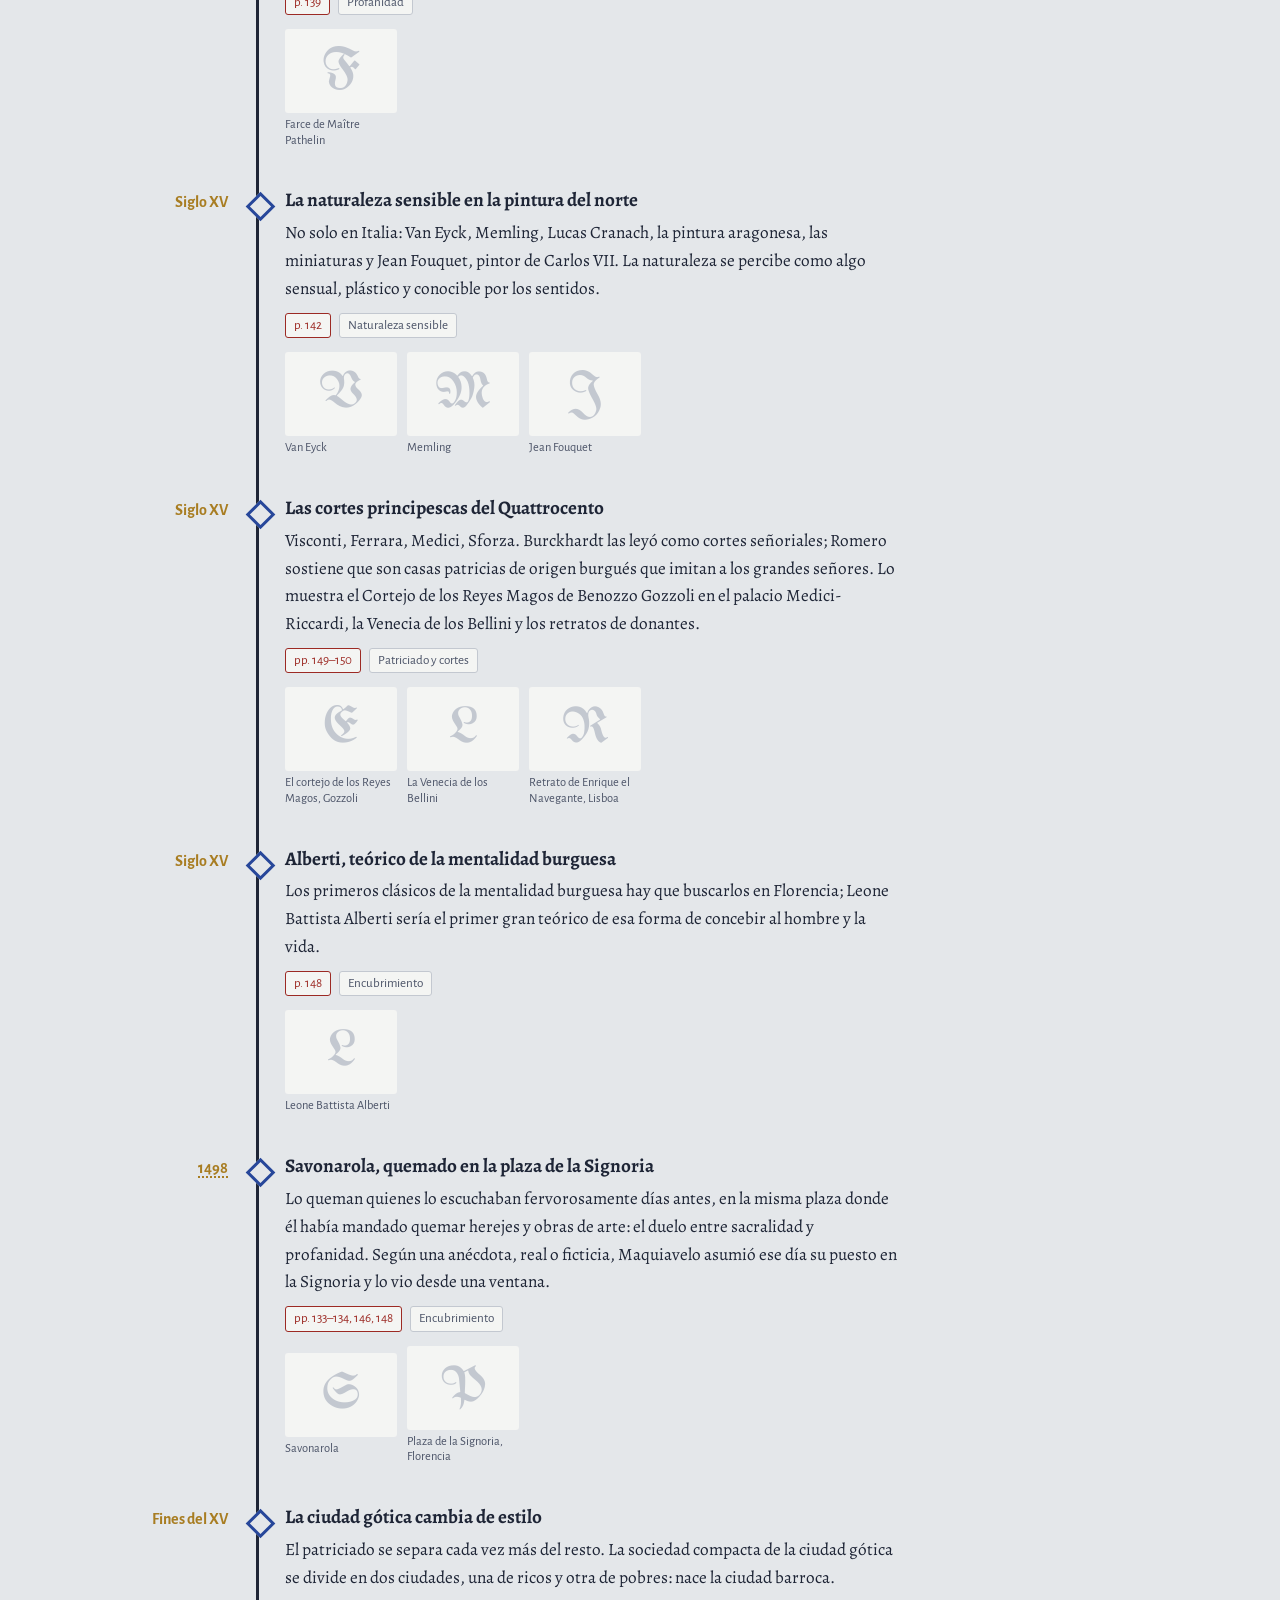
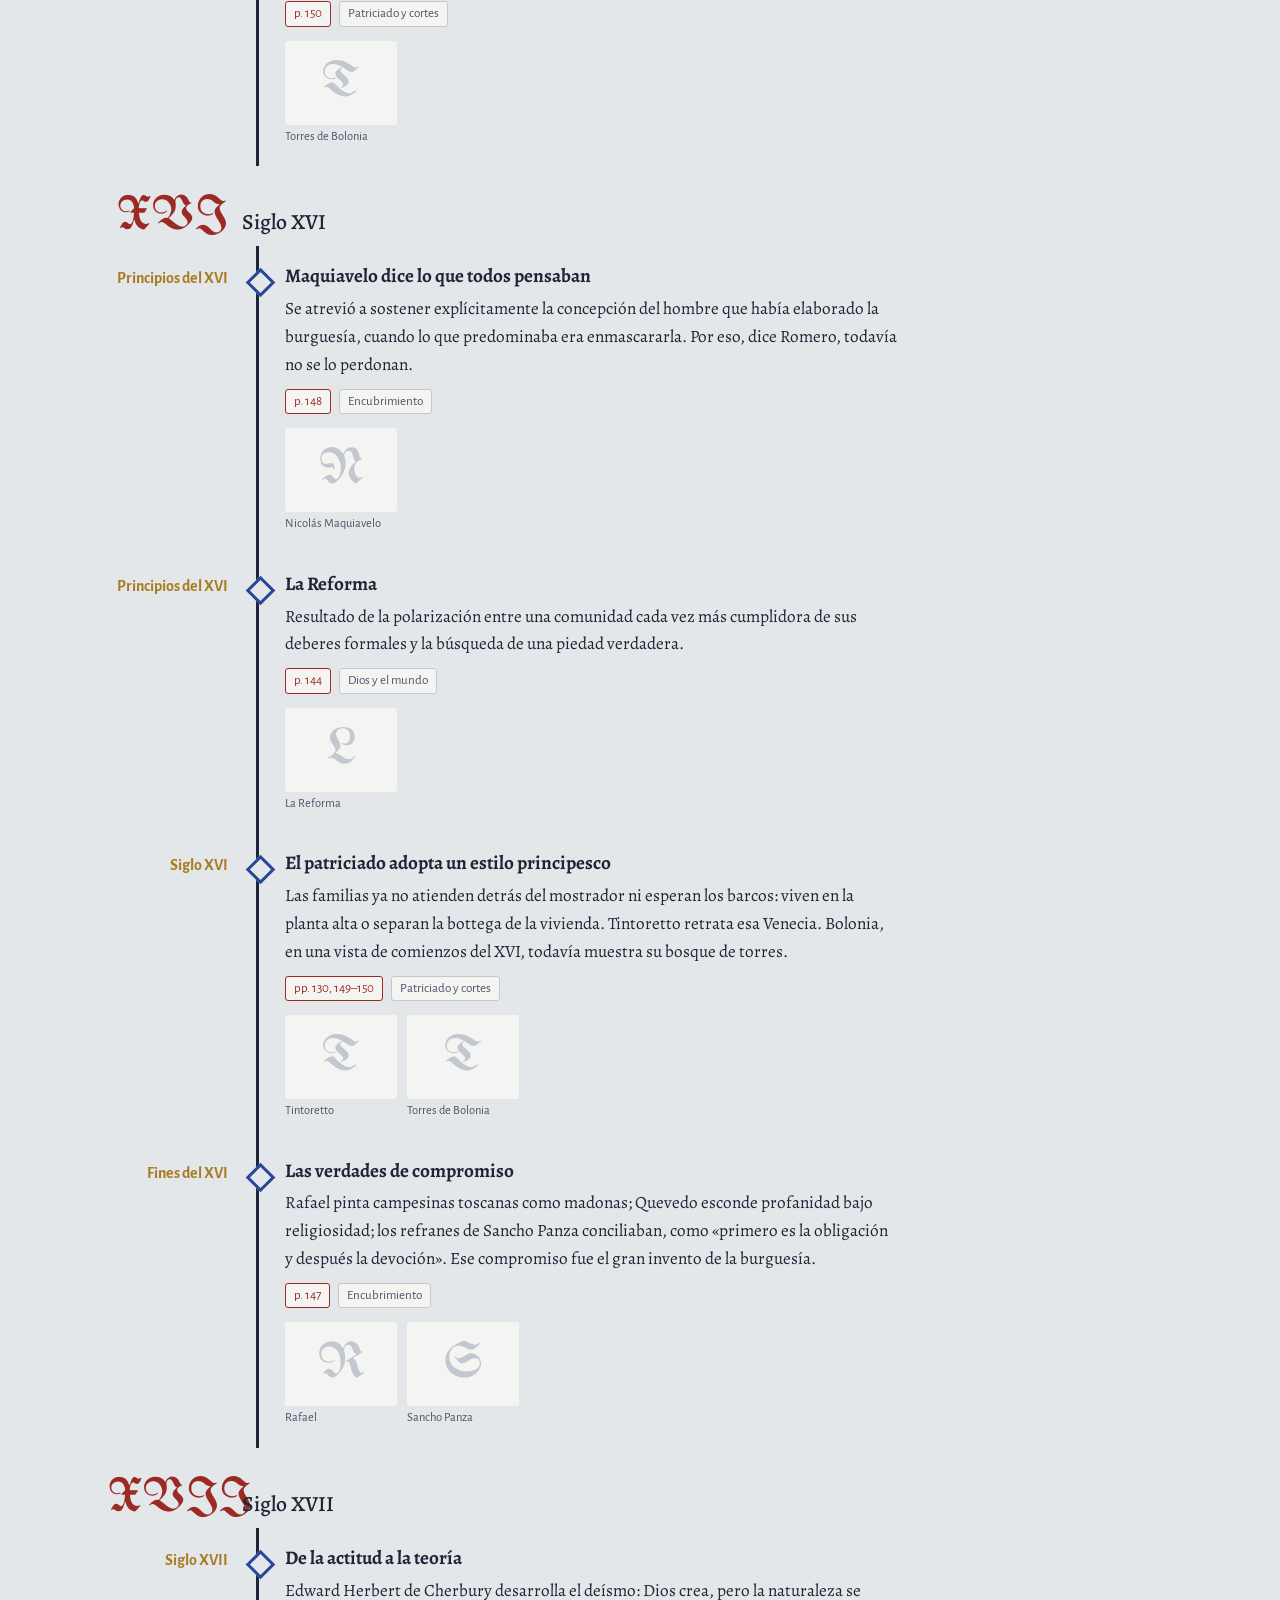
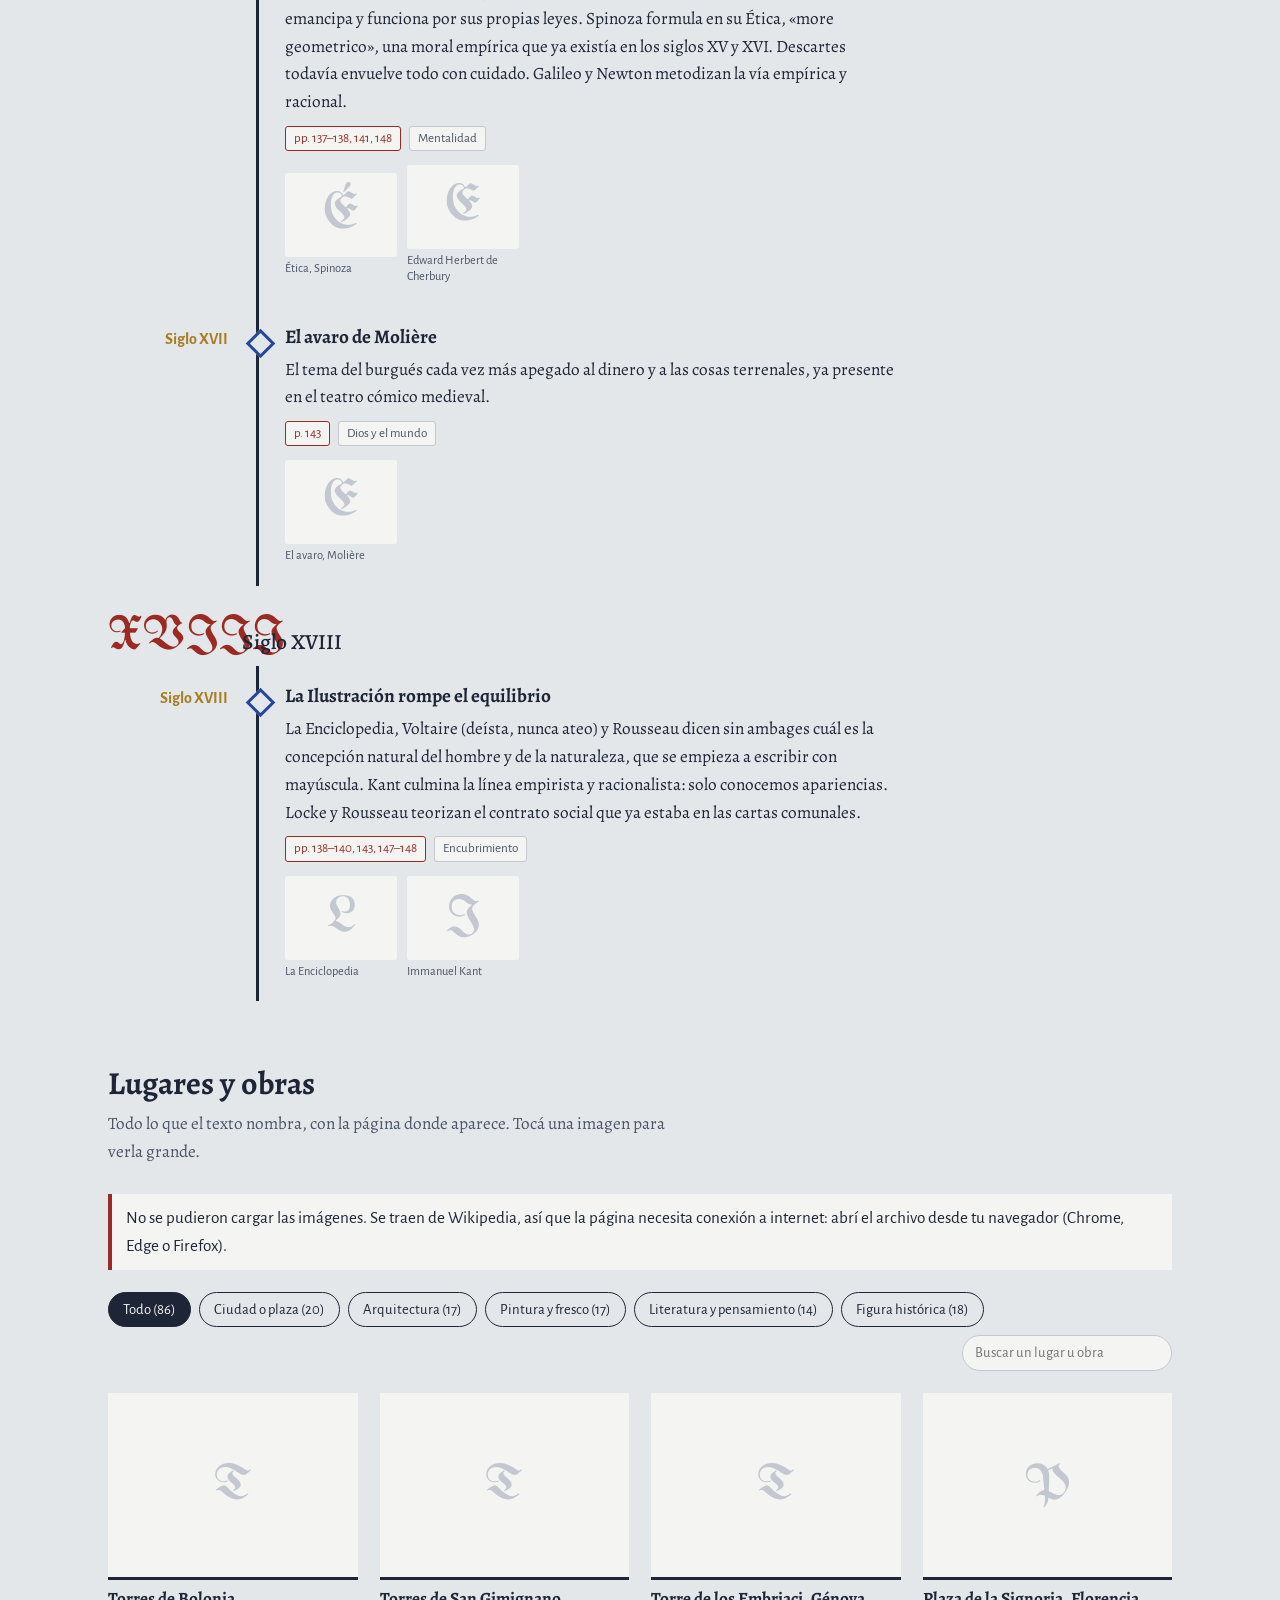
<file: web/index.html>
<!DOCTYPE html>
<html lang="es">
<head>
<meta charset="utf-8">
<meta name="viewport" content="width=device-width, initial-scale=1">
<title>HSA II 2026 · Cuaderno de clases</title>
<meta name="description" content="Resúmenes por clase de Historia Social del Arte II: líneas de tiempo, lugares y obras.">
<link rel="preconnect" href="https://fonts.googleapis.com">
<link rel="preconnect" href="https://fonts.gstatic.com" crossorigin>
<link href="https://fonts.googleapis.com/css2?family=Alegreya:ital,wght@0,400;0,500;0,700;1,400&family=Alegreya+Sans:wght@400;500;700&family=UnifrakturMaguntia&display=swap" rel="stylesheet">
<style>
:root{
  --piedra:#E4E7EA;      /* piedra fría de fondo */
  --pergamino:#F4F5F3;   /* superficies */
  --tinta:#1E2536;       /* texto */
  --tinta-suave:#4C5468;
  --lapis:#27479A;       /* azul de vitral */
  --lapis-osc:#1B2F66;
  --oro:#A87D22;         /* hoja de oro */
  --rubrica:#9C2A24;     /* rojo de rúbrica */
  --linea:#C3C8D0;
  --serif:"Alegreya", Georgia, serif;
  --sans:"Alegreya Sans", "Segoe UI", sans-serif;
  --gotica:"UnifrakturMaguntia", "Old English Text MT", serif;
}
*{box-sizing:border-box}
html{scroll-behavior:smooth}
@media (prefers-reduced-motion:reduce){html{scroll-behavior:auto} *{transition:none!important}}
body{margin:0;background:var(--piedra);color:var(--tinta);font-family:var(--serif);font-size:1.075rem;line-height:1.62}
a{color:var(--lapis)}
:focus-visible{outline:3px solid var(--oro);outline-offset:2px}
img{max-width:100%;display:block}
.wrap{max-width:1120px;margin:0 auto;padding:0 28px}

/* barra de clases */
.clases{background:var(--lapis-osc);color:#E9ECF4;font-family:var(--sans)}
.clases .wrap{display:flex;gap:6px;align-items:stretch;overflow-x:auto;padding-top:10px}
.clases .marca{font-weight:700;padding:10px 18px 12px 0;white-space:nowrap;letter-spacing:.01em}
.tab{appearance:none;border:0;background:transparent;color:#C9D1E6;font:inherit;padding:10px 16px 12px;cursor:pointer;border-radius:6px 6px 0 0;white-space:nowrap;text-align:left;line-height:1.2}
.tab small{display:block;font-size:.8rem;opacity:.75}
.tab:hover{color:#fff}
.tab[aria-current="true"]{background:var(--piedra);color:var(--tinta)}
.tab.pendiente small::after{content:" (sin material)"}

/* portada de la clase */
.hero{padding:44px 0 0}
.hero .fecha{font-family:var(--sans);color:var(--tinta-suave);margin:0 0 4px;font-size:1rem}
.hero h1{font-family:var(--gotica);font-weight:400;font-size:clamp(3.2rem,9vw,6.6rem);line-height:.95;margin:0;color:var(--tinta)}
.hero .ref{margin:14px 0 0;max-width:62ch;color:var(--tinta-suave)}
.hero .ref cite{font-style:italic;color:var(--tinta)}
.tambien{font-family:var(--sans);font-size:.95rem;color:var(--tinta-suave);margin:6px 0 0}

/* skyline de torres: navegador por siglos */
.skyline{margin:36px 0 0;border-bottom:3px solid var(--tinta)}
.skyline p{font-family:var(--sans);font-size:.92rem;color:var(--tinta-suave);margin:0 0 10px}
.torres{display:flex;align-items:flex-end;gap:clamp(6px,2vw,22px);height:230px}
.torre{flex:1;appearance:none;border:0;background:none;padding:0;cursor:pointer;display:flex;flex-direction:column;align-items:center;justify-content:flex-end;height:100%;color:var(--tinta)}
.torre .cuerpo{width:min(64px,100%);background:var(--tinta);position:relative;transition:background .2s}
.torre .cuerpo::before{content:"";position:absolute;left:0;right:0;top:-12px;height:12px;background:
  linear-gradient(90deg,var(--tinta) 0 22%,transparent 22% 39%,var(--tinta) 39% 61%,transparent 61% 78%,var(--tinta) 78%);transition:background .2s}
.torre .cuerpo::after{content:"";position:absolute;left:50%;top:18px;width:6px;height:calc(100% - 36px);transform:translateX(-50%);
  background:repeating-linear-gradient(to bottom,var(--piedra) 0 14px,transparent 14px 34px);opacity:.85}
.torre .num{font-family:var(--gotica);font-size:1.5rem;color:var(--rubrica);margin-top:6px;line-height:1.1}
.torre .cant{font-family:var(--sans);font-size:.75rem;color:var(--tinta-suave)}
.torre:hover .cuerpo,.torre:focus-visible .cuerpo{background:var(--lapis)}
.torre:hover .cuerpo::before,.torre:focus-visible .cuerpo::before{background:linear-gradient(90deg,var(--lapis) 0 22%,transparent 22% 39%,var(--lapis) 39% 61%,transparent 61% 78%,var(--lapis) 78%)}

/* navegación interna */
.subnav{position:sticky;top:0;z-index:5;background:var(--piedra);border-bottom:1px solid var(--linea)}
.subnav .wrap{display:flex;gap:22px;overflow-x:auto;font-family:var(--sans)}
.subnav a{padding:12px 0;text-decoration:none;color:var(--tinta-suave);white-space:nowrap;border-bottom:2px solid transparent}
.subnav a:hover{color:var(--tinta);border-color:var(--oro)}

section.bloque{padding:56px 0 8px}
h2{font-family:var(--serif);font-weight:700;font-size:2rem;line-height:1.15;margin:0 0 8px}
.intro{max-width:66ch;color:var(--tinta-suave);margin:0 0 28px}

/* tesis */
.tesis{font-size:1.28rem;line-height:1.55;max-width:60ch;margin:0}
.tesis::first-letter{font-family:var(--gotica);color:var(--rubrica);float:left;font-size:4.1rem;line-height:.8;padding:6px 10px 0 0}

/* secciones del capítulo */
ol.capitulo{list-style:none;counter-reset:cap;margin:34px 0 0;padding:0;display:grid;grid-template-columns:repeat(auto-fit,minmax(300px,1fr));gap:4px 40px}
ol.capitulo li{counter-increment:cap;padding:18px 0 18px 46px;position:relative;border-top:1px solid var(--linea)}
ol.capitulo li::before{content:counter(cap);position:absolute;left:0;top:14px;font-family:var(--gotica);font-size:1.9rem;color:var(--rubrica)}
ol.capitulo h3{margin:0;font-size:1.15rem}
ol.capitulo .pp{font-family:var(--sans);font-size:.85rem;color:var(--tinta-suave)}
ol.capitulo p{margin:6px 0 0}

/* línea de tiempo */
.leyenda{font-family:var(--sans);font-size:.92rem;color:var(--tinta-suave);margin:-12px 0 28px;max-width:70ch}
.ref-fecha{text-decoration:underline dotted var(--oro);text-underline-offset:4px;text-decoration-thickness:2px}
.siglo{display:grid;grid-template-columns:120px 1fr;gap:0 28px;scroll-margin-top:60px}
.siglo-cab{grid-column:1/-1;display:flex;align-items:baseline;gap:14px;padding:26px 0 6px}
.siglo-cab .num{font-family:var(--gotica);font-size:3rem;color:var(--rubrica);line-height:1;width:120px;text-align:right}
.siglo-cab h3{margin:0;font-size:1.35rem;font-weight:500}
.evento{display:contents}
.evento .cuando{text-align:right;font-family:var(--sans);font-weight:700;color:var(--oro);padding:22px 0 0;font-size:1rem;line-height:1.25}
.evento .cuerpo{border-left:3px solid var(--tinta);padding:18px 0 22px 26px;position:relative}
.evento .cuerpo::before{content:"";position:absolute;left:-9px;top:26px;width:15px;height:15px;background:var(--piedra);border:3px solid var(--lapis);transform:rotate(45deg)}
.evento h4{margin:0;font-size:1.2rem;line-height:1.3}
.evento p{margin:6px 0 0;max-width:68ch}
.meta{display:flex;flex-wrap:wrap;gap:6px 8px;margin-top:10px;font-family:var(--sans);font-size:.82rem}
.meta span{border:1px solid var(--linea);border-radius:3px;padding:1px 8px;color:var(--tinta-suave);background:var(--pergamino)}
.meta .pag{border-color:var(--rubrica);color:var(--rubrica)}
.miniaturas{display:flex;flex-wrap:wrap;gap:10px;margin-top:14px}
.mini{appearance:none;border:0;padding:0;background:none;cursor:pointer;width:112px;text-align:left;font-family:var(--sans);font-size:.78rem;color:var(--tinta-suave);line-height:1.25}
.mini .foto{width:112px;height:84px;border-radius:3px;overflow:hidden;background:var(--linea)}
.mini img{width:100%;height:100%;object-fit:cover}
.mini span{display:block;margin-top:4px}
.mini:hover .foto{outline:2px solid var(--lapis)}

/* galería */
.filtros{display:flex;flex-wrap:wrap;gap:8px;margin:0 0 22px;font-family:var(--sans)}
.filtros button{appearance:none;border:1px solid var(--tinta);background:transparent;color:var(--tinta);font:inherit;font-size:.92rem;padding:5px 14px;border-radius:999px;cursor:pointer}
.filtros button[aria-pressed="true"]{background:var(--tinta);color:var(--pergamino)}
.filtros input{font:inherit;font-size:.92rem;padding:5px 12px;border:1px solid var(--linea);border-radius:999px;background:var(--pergamino);min-width:210px;margin-left:auto}
.grilla{display:grid;grid-template-columns:repeat(auto-fill,minmax(220px,1fr));gap:26px 22px}
.pieza{margin:0}
.pieza button{appearance:none;border:0;padding:0;background:none;cursor:pointer;width:100%;display:block}
.pieza .foto{aspect-ratio:4/3;background:var(--pergamino);overflow:hidden;border-bottom:3px solid var(--tinta)}
.pieza img{width:100%;height:100%;object-fit:cover}
.pieza button:hover .foto{border-color:var(--lapis)}
.pieza figcaption{padding-top:8px}
.pieza .nombre{font-weight:700;line-height:1.25;display:block}
.pieza .tipo{font-family:var(--sans);font-size:.8rem;color:var(--oro);display:block;margin-top:2px}
.pieza .nota{font-size:.95rem;color:var(--tinta-suave);margin:4px 0 0;line-height:1.45}
.sin-foto{width:100%;height:100%;display:flex;align-items:center;justify-content:center;font-family:var(--gotica);font-size:3.2rem;color:var(--linea);background:var(--pergamino)}
.cargando{animation:latido 1.4s ease-in-out infinite}
@keyframes latido{50%{opacity:.45}}
.aviso{font-family:var(--sans);background:var(--pergamino);border-left:4px solid var(--rubrica);padding:10px 14px;margin:0 0 22px;display:none}

/* conceptos */
dl.conceptos{display:grid;grid-template-columns:repeat(auto-fit,minmax(320px,1fr));gap:0 40px;margin:0}
dl.conceptos div{border-top:1px solid var(--linea);padding:14px 0}
dl.conceptos dt{font-weight:700;color:var(--lapis-osc)}
dl.conceptos dd{margin:4px 0 0}

/* clase pendiente */
.pend{padding:60px 0}
.pend ul{padding-left:1.2em}

footer{margin-top:70px;padding:28px 0 40px;border-top:3px solid var(--tinta);font-family:var(--sans);font-size:.9rem;color:var(--tinta-suave)}

/* visor */
dialog{border:0;padding:0;max-width:min(920px,94vw);background:var(--pergamino);color:var(--tinta);border-radius:4px}
dialog::backdrop{background:rgba(20,26,40,.78)}
dialog img{max-height:68vh;width:100%;object-fit:contain;background:#1E2536}
dialog .txt{padding:16px 22px 20px}
dialog h3{margin:0;font-size:1.35rem}
dialog p{margin:6px 0 0}
dialog .cerrar{position:absolute;top:8px;right:8px;appearance:none;border:0;background:var(--pergamino);color:var(--tinta);font:700 1rem var(--sans);padding:6px 12px;border-radius:3px;cursor:pointer}

@media (max-width:700px){
  .wrap{padding:0 18px}
  .torres{height:160px}
  .siglo{grid-template-columns:1fr}
  .siglo-cab .num{width:auto;text-align:left}
  .evento .cuando{text-align:left;padding:16px 0 0 29px;border-left:3px solid var(--tinta)}
  .evento .cuerpo{padding-top:4px}
  .evento .cuerpo::before{top:-14px}
  .filtros input{margin-left:0;width:100%}
}
@media print{
  .clases,.subnav,.skyline,.filtros{display:none}
  body{background:#fff}
  section.bloque{break-inside:avoid-page}
}
</style>
</head>
<body>
<nav class="clases" aria-label="Clases">
  <div class="wrap" id="tabs"><span class="marca">HSA II 2026</span></div>
</nav>
<main id="app"></main>
<footer><div class="wrap">
  <p>Resúmenes de estudio de la cursada de HSA II 2026, hechos a partir de los textos del cronograma.</p>
  <p>Las imágenes se cargan desde Wikipedia y Wikimedia Commons. El autor y la licencia de cada una figuran en su página de Wikipedia, que se abre desde el visor de cada imagen.</p>
</div></footer>
<dialog id="visor" aria-labelledby="visor-titulo">
  <button class="cerrar" id="visor-cerrar">Cerrar</button>
  <img id="visor-img" alt="">
  <div class="txt">
    <h3 id="visor-titulo"></h3>
    <p id="visor-nota"></p>
    <p><a id="visor-link" target="_blank" rel="noopener">Abrir en Wikipedia</a></p>
  </div>
</dialog>
<script>

/* =========================================================
   DATOS DE LAS CLASES
   Para sumar una clase nueva: agregar un objeto a CLASES.
   ========================================================= */
const CLASES = [
{
  id: "2026-08-27",
  corto: "27/08",
  tema: "Modernidad",
  pendiente: true,
  lecturas: [
    "Romero, J.L., «La segunda edad», en La cultura occidental",
    "Kant, E., «Qué es la Ilustración»",
    "Documental «El misterio de la pintura de Vermeer», DW"
  ]
},
{
  id: "2026-09-03",
  corto: "03/09",
  tema: "Ciudad gótica",
  fechaLarga: "Jueves 3 de septiembre, clase teórica: siglos XI a XV",
  titulo: "La ciudad gótica",
  referencia: "Romero, José Luis (2009). <cite>La ciudad occidental. Culturas urbanas en Europa y América</cite>. Buenos Aires: Siglo XXI. Capítulo 5, pp. 127–150.",
  tambien: "Películas de la clase: <em>El Decamerón</em> (P. P. Pasolini) y <em>El nombre de la rosa</em> (J. J. Annaud).",

  tesis: "Romero llama «ciudad gótica» a la ciudad burguesa en su primera fase, desde su aparición hacia el siglo XI hasta su gran transformación en el XVI. Esa sociedad urbana no solo construyó un hábitat —calles, plazas, palacios, murallas— sino que se inventó a sí misma: creó un estilo de vida y una mentalidad (profana, naturalista, experimental) de la que todavía se alimenta el pensamiento moderno. Cuando el patriciado se enriqueció y la sociedad compacta se partió en ricos y pobres, la ciudad gótica se volvió ciudad barroca.",

  secciones: [
    { t:"Una sociedad compacta y conflictiva", pp:"pp. 127–131",
      d:"La burguesía rompe con abades y señores y funda la comuna. Dentro de ella surge una aristocracia, el patriciado, que luego enfrenta a los gremios y, en el siglo XIV, a los insurrectos populares. Todo ocurre en ciudades minúsculas, sin anonimato." },
    { t:"Plazas y espacio público", pp:"pp. 131–135",
      d:"La ciudad es una creación casi escultórica. El gótico es urbano: calles de unos dos metros, casas que expresan su interior, y la plaza como un interior colectivo donde se forman opiniones, valores y gusto." },
    { t:"La creación de una mentalidad", pp:"pp. 135–138",
      d:"Además de la ciudad física, estos grupos crean una sociedad nueva, opuesta a la feudal, y una mentalidad burguesa. Sus actitudes cotidianas se repiten y racionalizan hasta volverse teoría: de ahí sale el pensamiento moderno (el ejemplo es la Ética de Spinoza)." },
    { t:"La revelación de la profanidad", pp:"pp. 138–140",
      d:"El hombre deja de ser solo un pecador en un valle de lágrimas y pasa a verse como ser natural y sensible. Se ve en la literatura del XIII y estalla en el XIV (Boccaccio, Chaucer). La actitud típica: agnosticismo, el «no sé»." },
    { t:"La naturaleza experimental y sensible", pp:"pp. 140–142",
      d:"Si el hombre es natural, la naturaleza se conoce por la experiencia y los sentidos: Roger Bacon, luego el deísmo. En la pintura, Duccio, Simone Martini, Cimabue y Giotto abandonan lo bizantino y aparece la sensualidad." },
    { t:"Dios y el mundo", pp:"pp. 142–145",
      d:"Crisis de la escolástica: Duns Escoto y Occam separan fe y razón. Las cartas comunales ya contienen la idea de contrato social. El burgués cumple cada vez más formalmente con la Iglesia mientras crece una mística individual que desembocará en la Reforma." },
    { t:"El encubrimiento", pp:"pp. 146–148",
      d:"Frente a las consecuencias del naturalismo hay arrepentidos (danzas de la muerte, Savonarola), una línea popular que persiste en él y, sobre todo, una posición conciliadora que lo enmascara bajo formas. Maquiavelo se atreve a decirlo en voz alta." },
    { t:"El patriciado y las cortes", pp:"pp. 149–150",
      d:"Las familias patricias se enriquecen y adoptan un estilo principesco. Contra Burckhardt, Romero sostiene que las cortes del Quattrocento son de origen burgués. Esa ostentación anticipa la vida como espectáculo de la ciudad barroca." }
  ],

  /* eventos: cuando = texto de fecha; ref = true si la fecha NO figura en el texto (se agrega como referencia) */
  siglos: [
    { n:"XI", nombre:"Siglo XI", eventos:[
      { cuando:"Hacia el siglo XI", t:"Nace la ciudad burguesa",
        d:"Surge en los intersticios del orden feudal cristiano. Cuando tuvo fuerza, rompió su dependencia del abad, el señor, el rey o el emperador y se dio un gobierno propio: la comuna. Sus cartas o fueros eran muy democráticos y la ciudad gótica primitiva era igualitaria.",
        pag:"p. 127", sec:"Sociedad compacta", img:["rothenburg","carcassonne"] },
      { cuando:"Siglos XI y XII", t:"Las revoluciones comunales",
        d:"Los burgueses de Santiago de Compostela luchan contra su arzobispo y señor, Diego Gelmírez, para conseguir una carta de comuna (lo cuenta la Crónica compostelana). Pasa lo mismo en Laón, Milán, Colonia y Gante. Romero calcula unas trescientas ciudades con procesos así; el patriciado arranca privilegios a los señores, a menudo con violencia.",
        pag:"p. 128", sec:"Sociedad compacta", img:["santiago","gelmirez","gante"] },
      { cuando:"1096–1099", ref:true, t:"Venecia acompaña la Primera Cruzada",
        d:"La aristocracia veneciana, con gran energía empresarial, organiza el tráfico comercial con Oriente y sigue a los caballeros cristianos. Sus carracas se instalan en puertos de Siria y el Líbano como Laodicea, Trípoli o Biblos.",
        pag:"p. 128", sec:"Sociedad compacta", img:["biblos","venecia"] }
    ]},
    { n:"XII", nombre:"Siglo XII", eventos:[
      { cuando:"Siglo XII (1127)", ref:true, t:"Brujas mata al conde Carlos el Bueno",
        d:"Ejemplo extremo de las luchas comunales contra el poder señorial.",
        pag:"p. 128", sec:"Sociedad compacta", img:["carlos-bueno","brujas-markt"] },
      { cuando:"Siglos XII y XIII", t:"Aparece el patriciado",
        d:"Dentro de la burguesía, quienes acumularon capital primero forman una aristocracia y toman el poder. Es visible en casi todas las ciudades europeas; en Venecia dejó huellas especialmente claras. Quiere el monopolio del poder y de la riqueza.",
        pag:"pp. 127–128", sec:"Sociedad compacta", img:["palacio-ducal"] },
      { cuando:"Siglo XII", t:"Abelardo distingue razón y fe",
        d:"Reivindica, a su modo, que el dominio de la razón es distinto del dominio de la fe. Ese principio recién queda aceptado en el siglo XIV.",
        pag:"p. 142", sec:"Dios y el mundo", img:["abelardo"] },
      { cuando:"Siglo XII", t:"Primeros testimonios de profanidad",
        d:"El teatro cómico (el Juego de San Nicolás) y el Roman de Renart muestran al hombre como ser natural y la sensibilidad burguesa. La mentalidad nueva se ve en gestos cotidianos: cómo se enfrenta el árbol que hay que cortar o cómo los mercaderes llevan las cuentas.",
        pag:"pp. 139, 141, 143", sec:"Profanidad", img:["jeu-nicolas","renart"] }
    ]},
    { n:"XIII", nombre:"Siglo XIII", eventos:[
      { cuando:"Siglo XIII", t:"La moral escolástica",
        d:"Pedro Lombardo, San Bernardo de Claraval y Santo Tomás racionalizan la moral de tradición cristiano-feudal. Es el sistema del que se alejará la moral burguesa que siglos después formula Spinoza.",
        pag:"p. 137", sec:"Mentalidad", img:["aquino"] },
      { cuando:"Siglo XIII", t:"Roger Bacon y el conocimiento experimental",
        d:"Este franciscano de Oxford sostiene que el camino del conocimiento no es la revelación sino el examen experimental. Para Romero, el conocimiento experimental empieza con él y no con Francis Bacon en el XVI.",
        pag:"p. 140", sec:"Naturaleza sensible", img:["roger-bacon"] },
      { cuando:"Siglo XIII", t:"El Roman de la Rose",
        d:"Escrito por Guillaume de Lorris y Jean de Meung, es uno de los cientos de testimonios de la nueva concepción del hombre como ser natural.",
        pag:"p. 139", sec:"Profanidad", img:["roman-rose"] },
      { cuando:"Siglo XIII", t:"La partida doble de los mercaderes genoveses",
        d:"Nace de una actitud nueva: la naturaleza no tiene más designio que el que el hombre le impone con su razón. Romero conecta esa actitud con Boccaccio y con todo el pensamiento moderno.",
        pag:"p. 141", sec:"Naturaleza sensible", img:["genova"] },
      { cuando:"Siglo XIII", t:"El Fondaco dei Tedeschi en Venecia",
        d:"Almacén de los mercaderes alemanes. Romero lo usa como edificio gótico típico: lo de adentro se expresa afuera, a diferencia de la fachada barroca pensada como espectáculo separado del interior.",
        pag:"p. 132", sec:"Plazas y espacio público", img:["fondaco"] },
      { cuando:"1297", t:"Venecia cierra su aristocracia",
        d:"Episodio que Romero llama la «Fermata del Libro de Oro» (conocido como Serrata del Maggior Consiglio): solo las familias que ya habían ocupado cargos ducales pueden gobernar. El patriciado entendió que el fenómeno social necesitaba un freno político, y el acto fue imitado en todas partes.",
        pag:"p. 128", sec:"Sociedad compacta", img:["palacio-ducal","venecia"] },
      { cuando:"Siglos XIII y XIV", t:"Los gremios contra los patricios",
        d:"Segunda etapa de luchas. Se forman regímenes patricio-gremiales: asambleas comunales con representantes de ambos sectores. Las constituciones patricias son reemplazadas por constituciones comunales de transacción, con intervención del duque de Borgoña y los reyes de Francia e Inglaterra.",
        pag:"p. 129", sec:"Sociedad compacta", img:["ypres"] },
      { cuando:"Fines del XIII y XIV", ref:true, t:"La pintura abandona lo bizantino",
        d:"Duccio y Simone Martini en Siena, Cimabue y Giotto producen un viraje: aparece una sensualidad que, paso a paso, lleva a Botticelli y a Rafael. Berenson definió la cultura italiana del XV como ligada al tacto.",
        pag:"pp. 141–142", sec:"Naturaleza sensible", img:["duccio","cimabue","simone"] }
    ]},
    { n:"XIV", nombre:"Siglo XIV", eventos:[
      { cuando:"Hacia 1300", ref:true, t:"Blancos y negros en Florencia",
        d:"Las dos facciones patricias vivían a unos 40 metros una de otra; la torre güelfa estaba a 150 metros de las gibelinas. Las torres de San Gimignano, las de Bolonia o la de los Embriaci en Génova muestran una sociedad agitada, en ciudades pequeñísimas donde nadie pierde el contacto cara a cara.",
        pag:"p. 131", sec:"Sociedad compacta", img:["bolonia-torres","san-gimignano","embriaci"] },
      { cuando:"Principios del XIV", ref:true, t:"Giotto en la capilla de los Scrovegni",
        d:"En Padua. Romero la cita como ejemplo de capilla que lleva el nombre del donante, la familia que pagó la obra.",
        pag:"p. 150", sec:"Patriciado y cortes", img:["scrovegni"] },
      { cuando:"Siglo XIV", t:"Dante y la Divina Comedia",
        d:"Romero la ve como la epopeya de la Florencia burguesa: Infierno, Purgatorio y Paraíso serían tres estadios de la Florencia que lo expulsó. Dante también ubica entre los epicúreos (los «ateos» de la época) a Federico II de Sicilia y sospecha de su amigo Guido Cavalcanti.",
        pag:"pp. 135, 145", sec:"Plazas / Dios y el mundo", img:["divina-comedia","federico-ii"] },
      { cuando:"Siglo XIV", t:"Crisis de la escolástica",
        d:"Con Duns Escoto y Guillermo de Occam se escinden los campos del conocimiento: las verdades de la fe no necesitan argumentación lógica, pero se admite otro campo donde valen más la razón y la experiencia.",
        pag:"pp. 142–143", sec:"Dios y el mundo", img:["occam"] },
      { cuando:"Siglo XIV", t:"Occam, Luis IV de Baviera y el contrato social",
        d:"Occam aconseja a un emperador que no quiere la unción del papa sino ser proclamado por el pueblo, algo que anticipa la soberanía popular. Para Romero, eso ya lo practicaban los grupos de burgueses que se juntaban en Arrás, Gante o Lübeck: la ciudad nace de un contrato social, cuatro siglos antes de Locke y Rousseau.",
        pag:"p. 143", sec:"Dios y el mundo", img:["luis-baviera"] },
      { cuando:"1348", t:"La peste negra y el Decamerón",
        d:"Boccaccio sitúa el comienzo del Decamerón en el año de la peste: damas florentinas refugiadas en una villa se cuentan historias. Es parte de la explosión naturalista del XIV junto con los Cuentos de Canterbury de Chaucer, Sacchetti y los arciprestes de Talavera y de Hita.",
        pag:"pp. 139–140, 142", sec:"Profanidad", img:["decameron","canterbury","hita"] },
      { cuando:"Siglo XIV", t:"La mística individualista",
        d:"Enrique Suso, Jan van Ruysbroeck y Meister Eckhart (y luego Tomás de Kempis y San Juan de la Cruz) plantean un sentimiento de Dios propio, sin intermediarios. Se opone a la fe formal y a los buscadores de prestigio que compiten por levantar la catedral más alta (Laon, Reims, Chartres).",
        pag:"pp. 144–145", sec:"Dios y el mundo", img:["eckhart","laon","reims"] },
      { cuando:"Mediados del XIV (1378)", ref:true, t:"La insurrección de los ciompi",
        d:"Las insurrecciones populares de quienes no tenían oficio. En Florencia estalla contra los gremios acomodados, los patricios y los señores a la vez: contra «todo el mundo». La encabeza Michele di Lando.",
        pag:"p. 129", sec:"Sociedad compacta", img:["michele-lando","palazzo-vecchio"] },
      { cuando:"Hacia 1340", ref:true, t:"Jacques van Artevelde en Gante",
        d:"Caudillo que, visto por patricios y señores, parecía popular; en realidad representaba al alto nivel de los oficios, sobre todo los tejedores, el sector industrial más poderoso de Gante.",
        pag:"p. 129", sec:"Sociedad compacta", img:["artevelde","gante"] },
      { cuando:"Siglos XIV y XV", t:"Palacios y edificios públicos góticos",
        d:"La burguesía crea una arquitectura civil señorial (Ca' d'Oro, Gruuthuse en Brujas, casa de Jacques Coeur en Bourges, casa del Cordón en Burgos), una arquitectura pública (Ypres, palacio de los dux) y edificios semipúblicos: lonjas, mercados y hospitales como los de Núremberg, Lübeck o Toledo.",
        pag:"p. 134", sec:"Plazas y espacio público", img:["ca-doro","gruuthuse","jacques-coeur"] }
    ]},
    { n:"XV", nombre:"Siglo XV", eventos:[
      { cuando:"Siglo XV", t:"La danza de la muerte",
        d:"Algunos que vieron las consecuencias del naturalismo se arrepienten. La danza macabra es el gran tema literario del siglo, en muchas lenguas; una variante son las Coplas de Jorge Manrique. En pintura, los frescos de Buonamico di Cristofano en el Camposanto de Pisa y los de Andrea Bonaiuti en la capilla de los Españoles de Santa María Novella.",
        pag:"p. 146", sec:"Encubrimiento", img:["danza-macabra","triunfo-muerte","capilla-espanoles"] },
      { cuando:"Siglo XV", t:"La Farce de Maître Pathelin",
        d:"Otro ejemplo del teatro cómico donde aparece el hombre de la ciudad, realista y naturalista.",
        pag:"p. 139", sec:"Profanidad", img:["pathelin"] },
      { cuando:"Siglo XV", t:"La naturaleza sensible en la pintura del norte",
        d:"No solo en Italia: Van Eyck, Memling, Lucas Cranach, la pintura aragonesa, las miniaturas y Jean Fouquet, pintor de Carlos VII. La naturaleza se percibe como algo sensual, plástico y conocible por los sentidos.",
        pag:"p. 142", sec:"Naturaleza sensible", img:["van-eyck","memling","fouquet"] },
      { cuando:"Siglo XV", t:"Las cortes principescas del Quattrocento",
        d:"Visconti, Ferrara, Medici, Sforza. Burckhardt las leyó como cortes señoriales; Romero sostiene que son casas patricias de origen burgués que imitan a los grandes señores. Lo muestra el Cortejo de los Reyes Magos de Benozzo Gozzoli en el palacio Medici-Riccardi, la Venecia de los Bellini y los retratos de donantes.",
        pag:"pp. 149–150", sec:"Patriciado y cortes", img:["gozzoli","bellini","enrique"] },
      { cuando:"Siglo XV", t:"Alberti, teórico de la mentalidad burguesa",
        d:"Los primeros clásicos de la mentalidad burguesa hay que buscarlos en Florencia; Leone Battista Alberti sería el primer gran teórico de esa forma de concebir al hombre y la vida.",
        pag:"p. 148", sec:"Encubrimiento", img:["alberti"] },
      { cuando:"1498", ref:true, t:"Savonarola, quemado en la plaza de la Signoria",
        d:"Lo queman quienes lo escuchaban fervorosamente días antes, en la misma plaza donde él había mandado quemar herejes y obras de arte: el duelo entre sacralidad y profanidad. Según una anécdota, real o ficticia, Maquiavelo asumió ese día su puesto en la Signoria y lo vio desde una ventana.",
        pag:"pp. 133–134, 146, 148", sec:"Encubrimiento", img:["savonarola","plaza-signoria"] },
      { cuando:"Fines del XV", t:"La ciudad gótica cambia de estilo",
        d:"El patriciado se separa cada vez más del resto. La sociedad compacta de la ciudad gótica se divide en dos ciudades, una de ricos y otra de pobres: nace la ciudad barroca.",
        pag:"p. 150", sec:"Patriciado y cortes", img:["bolonia-torres"] }
    ]},
    { n:"XVI", nombre:"Siglo XVI", eventos:[
      { cuando:"Principios del XVI", t:"Maquiavelo dice lo que todos pensaban",
        d:"Se atrevió a sostener explícitamente la concepción del hombre que había elaborado la burguesía, cuando lo que predominaba era enmascararla. Por eso, dice Romero, todavía no se lo perdonan.",
        pag:"p. 148", sec:"Encubrimiento", img:["maquiavelo"] },
      { cuando:"Principios del XVI", t:"La Reforma",
        d:"Resultado de la polarización entre una comunidad cada vez más cumplidora de sus deberes formales y la búsqueda de una piedad verdadera.",
        pag:"p. 144", sec:"Dios y el mundo", img:["lutero"] },
      { cuando:"Siglo XVI", t:"El patriciado adopta un estilo principesco",
        d:"Las familias ya no atienden detrás del mostrador ni esperan los barcos: viven en la planta alta o separan la bottega de la vivienda. Tintoretto retrata esa Venecia. Bolonia, en una vista de comienzos del XVI, todavía muestra su bosque de torres.",
        pag:"pp. 130, 149–150", sec:"Patriciado y cortes", img:["tintoretto","bolonia-torres"] },
      { cuando:"Fines del XVI", t:"Las verdades de compromiso",
        d:"Rafael pinta campesinas toscanas como madonas; Quevedo esconde profanidad bajo religiosidad; los refranes de Sancho Panza conciliaban, como «primero es la obligación y después la devoción». Ese compromiso fue el gran invento de la burguesía.",
        pag:"p. 147", sec:"Encubrimiento", img:["rafael","sancho"] }
    ]},
    { n:"XVII", nombre:"Siglo XVII", eventos:[
      { cuando:"Siglo XVII", t:"De la actitud a la teoría",
        d:"Edward Herbert de Cherbury desarrolla el deísmo: Dios crea, pero la naturaleza se emancipa y funciona por sus propias leyes. Spinoza formula en su Ética, «more geometrico», una moral empírica que ya existía en los siglos XV y XVI. Descartes todavía envuelve todo con cuidado. Galileo y Newton metodizan la vía empírica y racional.",
        pag:"pp. 137–138, 141, 148", sec:"Mentalidad", img:["spinoza","herbert"] },
      { cuando:"Siglo XVII", t:"El avaro de Molière",
        d:"El tema del burgués cada vez más apegado al dinero y a las cosas terrenales, ya presente en el teatro cómico medieval.",
        pag:"p. 143", sec:"Dios y el mundo", img:["avaro"] }
    ]},
    { n:"XVIII", nombre:"Siglo XVIII", eventos:[
      { cuando:"Siglo XVIII", t:"La Ilustración rompe el equilibrio",
        d:"La Enciclopedia, Voltaire (deísta, nunca ateo) y Rousseau dicen sin ambages cuál es la concepción natural del hombre y de la naturaleza, que se empieza a escribir con mayúscula. Kant culmina la línea empirista y racionalista: solo conocemos apariencias. Locke y Rousseau teorizan el contrato social que ya estaba en las cartas comunales.",
        pag:"pp. 138–140, 143, 147–148", sec:"Encubrimiento", img:["enciclopedia","kant"] }
    ]}
  ],

  /* galería: wiki = candidatos de artículo de Wikipedia (idioma:título), se usa el primero con imagen */
  galeria: [
    // Ciudades y plazas
    { id:"bolonia-torres", n:"Torres de Bolonia", tipo:"Ciudad o plaza", p:"pp. 130–131", nota:"Testimonio de una sociedad agitada y conflictiva. El libro incluye una vista de la ciudad de comienzos del XVI.", wiki:["en:Towers of Bologna","es:Torres de Bolonia"] },
    { id:"san-gimignano", n:"Torres de San Gimignano", tipo:"Ciudad o plaza", p:"p. 131", nota:"Otro ejemplo de las torres familiares nacidas del conflicto entre facciones.", wiki:["en:San Gimignano"] },
    { id:"embriaci", n:"Torre de los Embriaci, Génova", tipo:"Ciudad o plaza", p:"p. 131", nota:"En el barrio viejo de Génova.", wiki:["it:Torre degli Embriaci","en:Torre degli Embriaci"] },
    { id:"plaza-signoria", n:"Plaza de la Signoria, Florencia", tipo:"Ciudad o plaza", p:"pp. 133–134, 146", nota:"Corazón de la ciudad: allí quemaron a Savonarola y estalló el tumulto de los ciompi.", wiki:["en:Piazza della Signoria"] },
    { id:"plaza-san-marcos", n:"Plaza de San Marcos, Venecia", tipo:"Ciudad o plaza", p:"p. 133", nota:"Una de las plazas famosas donde se hizo la historia de la ciudad burguesa.", wiki:["en:Piazza San Marco"] },
    { id:"campo-fiori", n:"Campo dei Fiori", tipo:"Ciudad o plaza", p:"p. 133", nota:"Nombrada entre las plazas italianas. La plaza más conocida con este nombre está en Roma.", wiki:["en:Campo de' Fiori"] },
    { id:"brujas-markt", n:"Plaza del Mercado de Brujas", tipo:"Ciudad o plaza", p:"p. 133", nota:"La Grand Place de Brujas, ejemplo no italiano de plaza gótica.", wiki:["en:Markt (Bruges)","nl:Markt (Brugge)","es:Grote Markt (Brujas)"] },
    { id:"lubeck", n:"Plaza del Ayuntamiento de Lübeck", tipo:"Ciudad o plaza", p:"pp. 133, 143", nota:"La plaza del Rathaus. Lübeck también aparece entre las ciudades donde los burgueses pactaron su propio sistema de vida.", wiki:["de:Lübecker Rathaus","en:Lübeck Town Hall","en:Lübeck"] },
    { id:"gamla-stan", n:"Estocolmo de la Isla (Gamla stan)", tipo:"Ciudad o plaza", p:"p. 133", nota:"Aunque tardía, una típica ciudad gótica.", wiki:["en:Gamla stan"] },
    { id:"barcelona", n:"Barrio Gótico de Barcelona", tipo:"Ciudad o plaza", p:"p. 131", nota:"Entre los conjuntos donde sigue visible la ciudad como creación plástica.", wiki:["en:Gothic Quarter, Barcelona","es:Barrio Gótico (Barcelona)"] },
    { id:"leon", n:"León viejo", tipo:"Ciudad o plaza", p:"p. 131", nota:"Otra ciudad donde se conserva el conjunto gótico.", wiki:["en:León Cathedral","en:León, Spain"] },
    { id:"lugo", n:"Lugo", tipo:"Ciudad o plaza", p:"p. 131", nota:"«La vieja Lugo arriba», con su recinto amurallado.", wiki:["en:Roman walls of Lugo","en:Lugo"] },
    { id:"alfama", n:"Alfama, Lisboa", tipo:"Ciudad o plaza", p:"p. 131", nota:"Barrio antiguo que conserva la trama medieval.", wiki:["en:Alfama"] },
    { id:"carcassonne", n:"Carcassonne", tipo:"Ciudad o plaza", p:"p. 131", nota:"Ciudad amurallada citada entre los conjuntos que sobreviven.", wiki:["en:Cité de Carcassonne","en:Carcassonne"] },
    { id:"rothenburg", n:"Rothenburg ob der Tauber", tipo:"Ciudad o plaza", p:"p. 131", nota:"Sobre la llamada «ruta romántica» alemana.", wiki:["en:Rothenburg ob der Tauber"] },
    { id:"avila", n:"Murallas de Ávila", tipo:"Arquitectura", p:"p. 136", nota:"Ejemplo de la ingente creación material de los grupos burgueses y del uso racional del espacio.", wiki:["en:Walls of Ávila"] },
    { id:"santiago", n:"Santiago de Compostela", tipo:"Ciudad o plaza", p:"p. 128", nota:"Sus burgueses lucharon contra el arzobispo Gelmírez por una carta de comuna.", wiki:["en:Santiago de Compostela Cathedral","en:Santiago de Compostela"] },
    { id:"gante", n:"Gante", tipo:"Ciudad o plaza", p:"pp. 128–129", nota:"Revolución comunal y luego la historia de los gremios con Van Artevelde.", wiki:["en:Ghent"] },
    { id:"venecia", n:"Venecia", tipo:"Ciudad o plaza", p:"p. 128", nota:"Donde el patriciado dejó huellas más fáciles de reconocer.", wiki:["en:Grand Canal (Venice)","en:Venice"] },
    { id:"biblos", n:"Biblos", tipo:"Ciudad o plaza", p:"p. 128", nota:"Uno de los puertos de Oriente donde se instalaron las carracas venecianas.", wiki:["en:Byblos"] },
    { id:"genova", n:"Génova", tipo:"Ciudad o plaza", p:"p. 141", nota:"Sus mercaderes llevaban la contabilidad por partida doble en el siglo XIII.", wiki:["en:Genoa"] },

    // Arquitectura
    { id:"laon", n:"Catedral de Laon", tipo:"Arquitectura", p:"pp. 132, 144", nota:"Con Reims y Chartres, parte de un sistema plástico urbano; también ejemplo de la competencia por la catedral más alta.", wiki:["en:Laon Cathedral"] },
    { id:"reims", n:"Catedral de Reims", tipo:"Arquitectura", p:"pp. 132, 144", nota:"Una de las grandes catedrales francesas citadas.", wiki:["en:Reims Cathedral"] },
    { id:"chartres", n:"Catedral de Chartres", tipo:"Arquitectura", p:"pp. 132, 144", nota:"Una de las grandes catedrales francesas citadas.", wiki:["en:Chartres Cathedral"] },
    { id:"fondaco", n:"Fondaco dei Tedeschi, Venecia", tipo:"Arquitectura", p:"p. 132", nota:"Almacén de los mercaderes alemanes del XIII; el texto dice que funcionaba como correo.", wiki:["en:Fondaco dei Tedeschi"] },
    { id:"palazzo-vecchio", n:"Palacio de la Signoria, Florencia", tipo:"Arquitectura", p:"p. 132", nota:"Edificio donde lo de adentro se expresa afuera, de manera inseparable.", wiki:["en:Palazzo Vecchio"] },
    { id:"siena", n:"Palacio comunal de Siena", tipo:"Arquitectura", p:"p. 132", nota:"Otro ejemplo de edificio gótico público.", wiki:["en:Palazzo Pubblico"] },
    { id:"medici-riccardi", n:"Palacio Medici-Riccardi, Florencia", tipo:"Arquitectura", p:"pp. 132, 149", nota:"Ejemplo gótico y sede del fresco de Gozzoli.", wiki:["en:Palazzo Medici Riccardi"] },
    { id:"ca-doro", n:"Ca' d'Oro, Venecia", tipo:"Arquitectura", p:"p. 134", nota:"Palacio gótico sobre el Gran Canal: arquitectura civil señorial urbana.", wiki:["en:Ca' d'Oro"] },
    { id:"gruuthuse", n:"Palacio Gruuthuse, Brujas", tipo:"Arquitectura", p:"p. 134", nota:"Famoso palacio gótico de Brujas.", wiki:["en:Gruuthusemuseum","nl:Gruuthusemuseum"] },
    { id:"jacques-coeur", n:"Casa de Jacques Coeur, Bourges", tipo:"Arquitectura", p:"p. 134", nota:"Residencia de un gran mercader del XV.", wiki:["en:Palais Jacques Cœur","fr:Palais Jacques-Cœur"] },
    { id:"casa-cordon", n:"Casa del Cordón, Burgos", tipo:"Arquitectura", p:"p. 134", nota:"Residencia señorial urbana del XV.", wiki:["es:Casa del Cordón (Burgos)","en:Casa del Cordón (Burgos)"] },
    { id:"ypres", n:"Lonja de los Paños de Ypres", tipo:"Arquitectura", p:"p. 134", nota:"Edificio comunal formidable y a la vez lonja: arquitectura pública y semipública.", wiki:["en:Cloth Hall, Ypres"] },
    { id:"palacio-ducal", n:"Palacio de los dux, Venecia", tipo:"Arquitectura", p:"p. 134", nota:"Arquitectura pública de dimensión contenida, propia del espacio gótico.", wiki:["en:Doge's Palace"] },
    { id:"hosp-nuremberg", n:"Hospital de Núremberg", tipo:"Arquitectura", p:"p. 134", nota:"Edificio semipúblico citado junto a los de Lübeck y Toledo.", wiki:["de:Heilig-Geist-Spital (Nürnberg)","en:Heilig-Geist-Spital (Nuremberg)"] },
    { id:"hosp-lubeck", n:"Hospital de Lübeck", tipo:"Arquitectura", p:"p. 134", nota:"Edificio semipúblico.", wiki:["de:Heiligen-Geist-Hospital (Lübeck)","en:Heiligen-Geist-Hospital (Lübeck)"] },
    { id:"hosp-toledo", n:"Hospital de las afueras de Toledo", tipo:"Arquitectura", p:"p. 134", nota:"Probablemente el Hospital de Tavera, extramuros de Toledo.", wiki:["es:Hospital de Tavera","en:Hospital de Tavera"] },

    // Pintura
    { id:"duccio", n:"Duccio di Buoninsegna", tipo:"Pintura y fresco", p:"p. 141", nota:"En Siena, parte del viraje que deja atrás la pintura bizantina.", wiki:["en:Maestà (Duccio)","en:Duccio"] },
    { id:"simone", n:"Simone Martini", tipo:"Pintura y fresco", p:"p. 141", nota:"Pintor sienés del mismo viraje.", wiki:["en:Maestà (Simone Martini)","en:Simone Martini"] },
    { id:"cimabue", n:"Cimabue", tipo:"Pintura y fresco", p:"p. 141", nota:"Otro de los que rompen con las formas bizantinas.", wiki:["en:Santa Trinita Maestà","en:Cimabue"] },
    { id:"scrovegni", n:"Capilla de los Scrovegni, Padua", tipo:"Pintura y fresco", p:"p. 150", nota:"Pintada por Giotto; lleva el nombre de los donantes.", wiki:["en:Scrovegni Chapel"] },
    { id:"botticelli", n:"Botticelli", tipo:"Pintura y fresco", p:"p. 142", nota:"Punto de llegada de la sensualidad iniciada en el XIII.", wiki:["en:The Birth of Venus","en:Sandro Botticelli"] },
    { id:"rafael", n:"Rafael", tipo:"Pintura y fresco", p:"pp. 142, 147", nota:"Pinta campesinas toscanas como modelo de sus madonas.", wiki:["en:Madonna of the Meadow","en:Raphael"] },
    { id:"van-eyck", n:"Van Eyck", tipo:"Pintura y fresco", p:"p. 142", nota:"La percepción sensible de la naturaleza fuera de Italia.", wiki:["en:Ghent Altarpiece","en:Jan van Eyck"] },
    { id:"memling", n:"Memling", tipo:"Pintura y fresco", p:"pp. 133, 142", nota:"Pinta en Brujas para satisfacer el gusto que se forma en su plaza.", wiki:["en:Hans Memling"] },
    { id:"cranach", n:"Lucas Cranach", tipo:"Pintura y fresco", p:"p. 142", nota:"Pintura sensible en Alemania.", wiki:["en:Lucas Cranach the Elder"] },
    { id:"fouquet", n:"Jean Fouquet", tipo:"Pintura y fresco", p:"p. 142", nota:"Pintor de Carlos VII de Francia.", wiki:["en:Portrait of Charles VII of France","en:Jean Fouquet"] },
    { id:"triunfo-muerte", n:"Frescos del Camposanto de Pisa", tipo:"Pintura y fresco", p:"p. 146", nota:"De Buonamico di Cristofano (Buffalmacco): respuesta pictórica al tema de la muerte.", wiki:["en:Buonamico Buffalmacco","en:Camposanto Monumentale"] },
    { id:"capilla-espanoles", n:"Capilla de los Españoles, Santa María Novella", tipo:"Pintura y fresco", p:"p. 146", nota:"Frescos de Andrea Bonaiuti, inspirados en los sermones de Passavanti.", wiki:["it:Cappellone degli Spagnoli","en:Santa Maria Novella"] },
    { id:"danza-macabra", n:"Danza de la muerte", tipo:"Pintura y fresco", p:"p. 146", nota:"Gran tema literario del XV, también representado en imágenes.", wiki:["en:Danse Macabre"] },
    { id:"gozzoli", n:"El cortejo de los Reyes Magos, Gozzoli", tipo:"Pintura y fresco", p:"p. 149", nota:"El esplendor de los Medici encarnado en los Reyes Magos y su comitiva.", wiki:["en:Magi Chapel","en:Procession of the Magi","en:Benozzo Gozzoli"] },
    { id:"bellini", n:"La Venecia de los Bellini", tipo:"Pintura y fresco", p:"p. 150", nota:"La vida veneciana vista a través de su pintura.", wiki:["en:Procession in St. Mark's Square","en:Gentile Bellini"] },
    { id:"tintoretto", n:"Tintoretto", tipo:"Pintura y fresco", p:"p. 150", nota:"La vida veneciana del XVI.", wiki:["en:Tintoretto"] },
    { id:"enrique", n:"Retrato de Enrique el Navegante, Lisboa", tipo:"Pintura y fresco", p:"p. 150", nota:"Romero lo menciona como famoso fresco de Lisboa.", wiki:["en:Henry the Navigator"] },

    // Literatura y pensamiento
    { id:"divina-comedia", n:"Divina Comedia, Dante", tipo:"Literatura y pensamiento", p:"pp. 135, 145", nota:"Epopeya de la Florencia burguesa.", wiki:["en:Divine Comedy"] },
    { id:"decameron", n:"Decamerón, Boccaccio", tipo:"Literatura y pensamiento", p:"pp. 139, 142", nota:"Ambientado en 1348, año de la peste negra.", wiki:["en:The Decameron","en:Decameron"] },
    { id:"canterbury", n:"Cuentos de Canterbury, Chaucer", tipo:"Literatura y pensamiento", p:"p. 139", nota:"Parte de la explosión naturalista del XIV.", wiki:["en:The Canterbury Tales"] },
    { id:"roman-rose", n:"Roman de la Rose", tipo:"Literatura y pensamiento", p:"p. 139", nota:"De Guillaume de Lorris y Jean de Meung, siglo XIII.", wiki:["en:Roman de la Rose"] },
    { id:"hita", n:"Libro de buen amor, Arcipreste de Hita", tipo:"Literatura y pensamiento", p:"p. 139", nota:"Uno de los testimonios españoles del naturalismo.", wiki:["es:Libro de buen amor","en:The Book of Good Love"] },
    { id:"talavera", n:"Arcipreste de Talavera", tipo:"Literatura y pensamiento", p:"p. 139", nota:"Alfonso Martínez de Toledo, autor del Corbacho.", wiki:["es:Alfonso Martínez de Toledo","en:Alfonso Martínez de Toledo"] },
    { id:"jeu-nicolas", n:"Juego de San Nicolás", tipo:"Literatura y pensamiento", p:"p. 139", nota:"Teatro cómico del siglo XII.", wiki:["fr:Le Jeu de saint Nicolas","en:Jeu de saint Nicolas","en:Jean Bodel"] },
    { id:"renart", n:"Le Roman de Renart", tipo:"Literatura y pensamiento", p:"p. 143", nota:"Recoge la sensibilidad burguesa.", wiki:["en:Reynard the Fox","fr:Roman de Renart"] },
    { id:"pathelin", n:"Farce de Maître Pathelin", tipo:"Literatura y pensamiento", p:"p. 139", nota:"Teatro cómico del siglo XV.", wiki:["en:La Farce de Maître Pathelin","fr:La Farce de maître Pathelin"] },
    { id:"manrique", n:"Coplas por la muerte de su padre, Manrique", tipo:"Literatura y pensamiento", p:"p. 146", nota:"Variante española del tema de la danza de la muerte.", wiki:["es:Coplas por la muerte de su padre","es:Jorge Manrique"] },
    { id:"spinoza", n:"Ética, Spinoza", tipo:"Literatura y pensamiento", p:"pp. 137–138", nota:"Sistema moral que teoriza una moral burguesa ya vivida en los siglos XV y XVI.", wiki:["en:Baruch Spinoza","en:Ethics (Spinoza book)"] },
    { id:"avaro", n:"El avaro, Molière", tipo:"Literatura y pensamiento", p:"p. 143", nota:"El burgués cada vez más amante de su dinero.", wiki:["en:The Miser","es:El avaro"] },
    { id:"sancho", n:"Sancho Panza", tipo:"Literatura y pensamiento", p:"p. 147", nota:"Sus refranes expresan las verdades de compromiso de fines del XVI.", wiki:["en:Sancho Panza"] },
    { id:"enciclopedia", n:"La Enciclopedia", tipo:"Literatura y pensamiento", p:"p. 147", nota:"Los ilustrados rompen el equilibrio del encubrimiento.", wiki:["en:Encyclopédie"] },

    // Figuras
    { id:"gelmirez", n:"Diego Gelmírez", tipo:"Figura histórica", p:"p. 128", nota:"Arzobispo y señor de Santiago de Compostela.", wiki:["en:Diego Gelmírez"] },
    { id:"carlos-bueno", n:"Carlos el Bueno", tipo:"Figura histórica", p:"p. 128", nota:"Conde de Flandes asesinado en Brujas.", wiki:["en:Charles the Good"] },
    { id:"artevelde", n:"Jacques van Artevelde", tipo:"Figura histórica", p:"p. 129", nota:"Caudillo de Gante, representante de los tejedores.", wiki:["en:Jacob van Artevelde"] },
    { id:"michele-lando", n:"Michele di Lando", tipo:"Figura histórica", p:"p. 129", nota:"Encabezó el tumulto de los ciompi en Florencia.", wiki:["en:Michele di Lando"] },
    { id:"abelardo", n:"Pedro Abelardo", tipo:"Figura histórica", p:"p. 142", nota:"Distinguió el dominio de la razón del de la fe.", wiki:["en:Peter Abelard"] },
    { id:"aquino", n:"Santo Tomás de Aquino", tipo:"Figura histórica", p:"p. 137", nota:"Racionalizó la moral cristiano-feudal.", wiki:["en:Thomas Aquinas"] },
    { id:"roger-bacon", n:"Roger Bacon", tipo:"Figura histórica", p:"p. 140", nota:"Franciscano de Oxford, pionero del examen experimental.", wiki:["en:Roger Bacon"] },
    { id:"occam", n:"Guillermo de Occam", tipo:"Figura histórica", p:"pp. 142–143", nota:"Teólogo y filósofo; separa fe y razón.", wiki:["en:William of Ockham"] },
    { id:"luis-baviera", n:"Luis IV de Baviera", tipo:"Figura histórica", p:"p. 143", nota:"Emperador que quería ser proclamado por el pueblo.", wiki:["en:Louis IV, Holy Roman Emperor"] },
    { id:"federico-ii", n:"Federico II de Sicilia", tipo:"Figura histórica", p:"p. 145", nota:"Dante lo ubica entre los epicúreos.", wiki:["en:Frederick II, Holy Roman Emperor"] },
    { id:"eckhart", n:"Meister Eckhart", tipo:"Figura histórica", p:"p. 144", nota:"Mística individualista del XIV.", wiki:["en:Meister Eckhart"] },
    { id:"savonarola", n:"Savonarola", tipo:"Figura histórica", p:"pp. 133–134, 146", nota:"Quemado en la plaza de la Signoria.", wiki:["en:Girolamo Savonarola"] },
    { id:"maquiavelo", n:"Nicolás Maquiavelo", tipo:"Figura histórica", p:"p. 148", nota:"Hizo pública la concepción del hombre que otros enmascaraban.", wiki:["en:Niccolò Machiavelli"] },
    { id:"alberti", n:"Leone Battista Alberti", tipo:"Figura histórica", p:"p. 148", nota:"Primer gran teórico de la mentalidad burguesa.", wiki:["en:Leon Battista Alberti"] },
    { id:"lutero", n:"La Reforma", tipo:"Figura histórica", p:"p. 144", nota:"Estalla a principios del XVI.", wiki:["en:Reformation","en:Martin Luther"] },
    { id:"herbert", n:"Edward Herbert de Cherbury", tipo:"Figura histórica", p:"p. 141", nota:"Desarrolla la teoría del deísmo.", wiki:["en:Edward Herbert, 1st Baron Herbert of Cherbury"] },
    { id:"kant", n:"Immanuel Kant", tipo:"Figura histórica", p:"pp. 137–139", nota:"Punto donde confluye el pensamiento sistemático moderno.", wiki:["en:Immanuel Kant"] },
    { id:"burckhardt", n:"Jakob Burckhardt", tipo:"Figura histórica", p:"p. 149", nota:"Historiador cuya visión del Renacimiento discute Romero.", wiki:["en:Jacob Burckhardt"] }
  ],

  conceptos: [
    { t:"Ciudad gótica", d:"La ciudad burguesa en su fase inicial (siglos XI a XVI): sociedad compacta, igualitaria al principio, que crea su hábitat, su estilo de vida y su mentalidad." },
    { t:"Comuna y carta comunal", d:"Gobierno propio que se da la ciudad al romper con su señor. Sus cartas o fueros eran democráticos y, para Romero, contienen en germen la idea de contrato social." },
    { t:"Patriciado", d:"Aristocracia surgida dentro de la burguesía: quienes acumularon capital primero y tomaron el poder. Se consolida como la clase más rica y separada del resto." },
    { t:"Oficios o gremios", d:"Artesanos organizados (como los tejedores de Gante) que disputan el poder a los patricios y dan lugar a regímenes patricio-gremiales." },
    { t:"Ciompi", d:"En Florencia, los que no tenían oficio: protagonistas de las insurrecciones populares del siglo XIV contra gremios, patricios y señores." },
    { t:"Gótico urbano", d:"El gótico como creación de las burguesías urbanas: la ciudad como sistema plástico de calles, plazas e iglesias, donde el exterior expresa el interior." },
    { t:"Espacio libre y plaza", d:"La plaza y la plazuela funcionan como un ámbito interior colectivo: allí se negocia, se discute política y se forman opiniones, valores y gusto." },
    { t:"Profanidad o naturalismo", d:"Descubrimiento del hombre como ser natural y sensible, no solo como pecador destinado al juicio del más allá." },
    { t:"Deísmo", d:"Dios es creador, pero la naturaleza se emancipa y funciona según sus propias leyes, que el hombre conoce con sus sentidos y su razón." },
    { t:"Encubrimiento", d:"Posición conciliadora predominante: vivir según la concepción naturalista pero enmascararla bajo formas y normas heredadas. Genera las «verdades de compromiso»." },
    { t:"Control social", d:"Vigilancia de todos sobre cada uno, típica de comunidades urbanas que empezaron siendo aldeas de 10.000 o 20.000 habitantes." },
    { t:"Donantes", d:"Quienes pagan una obra y aparecen arrodillados en sus esquinas, a veces con su familia; la capilla puede llevar su nombre, como la de los Scrovegni." }
  ]
}
];

/* =========================================================
   RENDER
   ========================================================= */
const $ = (s, r=document) => r.querySelector(s);
const esc = s => String(s).replace(/[&<>"]/g, c => ({"&":"&amp;","<":"&lt;",">":"&gt;",'"':"&quot;"}[c]));
const slug = s => s.normalize("NFD").replace(/[\u0300-\u036f]/g,"").toLowerCase().replace(/[^a-z0-9]+/g,"-");
const imgCache = {};   // "lang:titulo" -> {thumb,url}

function renderTabs(actual){
  const tabs = $("#tabs");
  tabs.querySelectorAll(".tab").forEach(t => t.remove());
  CLASES.forEach(c => {
    const b = document.createElement("button");
    b.className = "tab" + (c.pendiente ? " pendiente" : "");
    b.innerHTML = `${esc(c.corto)}<small>${esc(c.tema)}</small>`;
    b.setAttribute("aria-current", c.id === actual ? "true" : "false");
    b.onclick = () => { location.hash = c.id; };
    tabs.appendChild(b);
  });
}

function renderPendiente(c){
  return `<div class="wrap pend">
    <p class="fecha" style="font-family:var(--sans);color:var(--tinta-suave)">Jueves ${esc(c.corto)}</p>
    <h1 style="font-family:var(--gotica);font-weight:400;font-size:clamp(2.6rem,7vw,4.6rem);margin:0">${esc(c.tema)}</h1>
    <p class="intro" style="margin-top:14px">Todavía no hay resumen de esta clase. Cuando subas el material, se completa con su línea de tiempo y su galería.</p>
    <h2 style="font-size:1.3rem">Lecturas del cronograma</h2>
    <ul>${c.lecturas.map(l => `<li>${esc(l)}</li>`).join("")}</ul>
  </div>`;
}

function renderClase(c){
  const gal = Object.fromEntries(c.galeria.map(g => [g.id, g]));
  const maxEv = Math.max(...c.siglos.map(s => s.eventos.length));
  const torres = c.siglos.map(s => {
    const h = 30 + 62 * (s.eventos.length / maxEv);
    return `<button class="torre" data-siglo="${s.n}" aria-label="Ir al siglo ${s.n}: ${s.eventos.length} hechos">
      <span class="cuerpo" style="height:${h}%"></span>
      <span class="num">${s.n}</span><span class="cant">${s.eventos.length} ${s.eventos.length===1?"hecho":"hechos"}</span>
    </button>`;
  }).join("");

  const secciones = c.secciones.map(s => `<li><h3>${esc(s.t)}</h3><span class="pp">${esc(s.pp)}</span><p>${esc(s.d)}</p></li>`).join("");

  const timeline = c.siglos.map(s => `
    <div class="siglo" id="siglo-${s.n}">
      <div class="siglo-cab"><span class="num" aria-hidden="true">${s.n}</span><h3>${esc(s.nombre)}</h3></div>
      ${s.eventos.map(e => `
        <article class="evento">
          <div class="cuando">${e.ref ? `<span class="ref-fecha" title="Fecha de referencia: no figura en el texto">${esc(e.cuando)}</span>` : esc(e.cuando)}</div>
          <div class="cuerpo">
            <h4>${esc(e.t)}</h4>
            <p>${esc(e.d)}</p>
            <div class="meta"><span class="pag">${esc(e.pag)}</span><span>${esc(e.sec)}</span></div>
            ${e.img && e.img.length ? `<div class="miniaturas">${e.img.filter(id => gal[id]).map(id => `
              <button class="mini" data-pieza="${id}"><div class="foto" data-foto="${id}"><div class="sin-foto cargando">${esc(gal[id].n[0])}</div></div><span>${esc(gal[id].n)}</span></button>`).join("")}</div>` : ""}
          </div>
        </article>`).join("")}
    </div>`).join("");

  const tipos = [...new Set(c.galeria.map(g => g.tipo))];
  const filtros = `<button aria-pressed="true" data-tipo="">Todo (${c.galeria.length})</button>` +
    tipos.map(t => `<button aria-pressed="false" data-tipo="${esc(t)}">${esc(t)} (${c.galeria.filter(g=>g.tipo===t).length})</button>`).join("") +
    `<input type="search" id="buscar" placeholder="Buscar un lugar u obra" aria-label="Buscar en la galería">`;

  const grilla = c.galeria.map(g => `
    <figure class="pieza" data-tipo="${esc(g.tipo)}" data-texto="${esc(slug(g.n + " " + g.nota))}">
      <button data-pieza="${g.id}" aria-label="Ver ${esc(g.n)}"><div class="foto" data-foto="${g.id}"><div class="sin-foto cargando">${esc(g.n[0])}</div></div></button>
      <figcaption><span class="nombre">${esc(g.n)}</span><span class="tipo">${esc(g.tipo)}, ${esc(g.p)}</span><p class="nota">${esc(g.nota)}</p></figcaption>
    </figure>`).join("");

  const conceptos = c.conceptos.map(k => `<div><dt>${esc(k.t)}</dt><dd>${esc(k.d)}</dd></div>`).join("");

  return `
  <header class="hero"><div class="wrap">
    <p class="fecha">${esc(c.fechaLarga)}</p>
    <h1>${esc(c.titulo)}</h1>
    <p class="ref">${c.referencia}</p>
    ${c.tambien ? `<p class="tambien">${c.tambien}</p>` : ""}
    <div class="skyline">
      <p>Cada torre es un siglo; su altura, la cantidad de hechos que Romero ubica ahí. Tocá una para ir a esa parte de la línea de tiempo.</p>
      <div class="torres">${torres}</div>
    </div>
  </div></header>

  <nav class="subnav" aria-label="Secciones de la clase"><div class="wrap">
    <a href="#ideas">Idea central</a><a href="#linea">Línea de tiempo</a><a href="#galeria">Lugares y obras</a><a href="#conceptos">Conceptos</a>
  </div></nav>

  <div class="wrap">
    <section class="bloque" id="ideas">
      <h2>Idea central</h2>
      <p class="tesis">${esc(c.tesis)}</p>
      <ol class="capitulo">${secciones}</ol>
    </section>

    <section class="bloque" id="linea">
      <h2>Línea de tiempo</h2>
      <p class="intro">Romero no escribe en orden cronológico: salta entre siglos para mostrar cómo nace y madura la mentalidad burguesa. Acá sus hechos están ordenados por época.</p>
      <p class="leyenda">Las fechas <span class="ref-fecha">subrayadas con puntos</span> no aparecen en el texto: se agregan como referencia para ubicar el hecho. Las demás siguen lo que dice Romero.</p>
      ${timeline}
    </section>

    <section class="bloque" id="galeria">
      <h2>Lugares y obras</h2>
      <p class="intro">Todo lo que el texto nombra, con la página donde aparece. Tocá una imagen para verla grande.</p>
      <p class="aviso" id="aviso-img">No se pudieron cargar las imágenes. Se traen de Wikipedia, así que la página necesita conexión a internet: abrí el archivo desde tu navegador (Chrome, Edge o Firefox).</p>
      <div class="filtros" role="group" aria-label="Filtrar galería">${filtros}</div>
      <div class="grilla" id="grilla">${grilla}</div>
    </section>

    <section class="bloque" id="conceptos">
      <h2>Conceptos para repasar</h2>
      <dl class="conceptos">${conceptos}</dl>
    </section>
  </div>`;
}

function montar(){
  const id = decodeURIComponent(location.hash.slice(1));
  const primeraConMaterial = [...CLASES].reverse().find(c => !c.pendiente);
  const c = CLASES.find(x => x.id === id) || primeraConMaterial;
  renderTabs(c.id);
  const app = $("#app");
  if (c.pendiente){ app.innerHTML = renderPendiente(c); window.scrollTo(0,0); return; }
  app.innerHTML = renderClase(c);
  document.title = `HSA II · ${c.corto} · ${c.titulo}`;

  app.querySelectorAll(".torre").forEach(t => t.onclick = () =>
    document.getElementById("siglo-" + t.dataset.siglo).scrollIntoView());

  // filtros
  let tipoActivo = "";
  const aplicar = () => {
    const q = slug($("#buscar").value.trim());
    app.querySelectorAll(".pieza").forEach(p => {
      const ok = (!tipoActivo || p.dataset.tipo === tipoActivo) && (!q || p.dataset.texto.includes(q));
      p.hidden = !ok;
    });
  };
  app.querySelectorAll(".filtros button").forEach(b => b.onclick = () => {
    tipoActivo = b.dataset.tipo;
    app.querySelectorAll(".filtros button").forEach(x => x.setAttribute("aria-pressed", x === b ? "true" : "false"));
    aplicar();
  });
  $("#buscar").oninput = aplicar;

  // visor
  const gal = Object.fromEntries(c.galeria.map(g => [g.id, g]));
  app.querySelectorAll("[data-pieza]").forEach(b => b.onclick = () => abrirVisor(gal[b.dataset.pieza]));

  cargarImagenes(c.galeria);
}

function abrirVisor(g){
  const v = $("#visor");
  const img = $("#visor-img");
  if (g._img){ img.src = g._img; img.alt = g.n; img.hidden = false; } else { img.hidden = true; }
  $("#visor-titulo").textContent = g.n;
  $("#visor-nota").textContent = `${g.nota} (${g.p})`;
  const link = $("#visor-link");
  link.href = g._url || `https://es.wikipedia.org/w/index.php?search=${encodeURIComponent(g.n)}`;
  link.textContent = g._url ? "Abrir en Wikipedia" : "Buscar en Wikipedia";
  v.showModal();
}
$("#visor-cerrar").onclick = () => $("#visor").close();
$("#visor").addEventListener("click", e => { if (e.target.id === "visor") e.target.close(); });

/* =========================================================
   IMÁGENES: se piden a la API de Wikipedia (sin clave).
   Por cada pieza se prueban sus candidatos en orden.
   ========================================================= */
async function consultarLote(lang, titulos){
  const url = `https://${lang}.wikipedia.org/w/api.php?action=query&format=json&origin=*&redirects=1`
    + `&prop=pageimages|info&inprop=url&piprop=thumbnail&pithumbsize=900&pilimit=50`
    + `&titles=${encodeURIComponent(titulos.join("|"))}`;
  const r = await fetch(url);
  const j = await r.json();
  const q = j.query || {};
  const destino = {};
  titulos.forEach(t => destino[t] = t);
  for (const lista of [q.normalized || [], q.redirects || []]){
    lista.forEach(n => { for (const k in destino) if (destino[k] === n.from) destino[k] = n.to; });
  }
  const paginas = Object.values(q.pages || {});
  titulos.forEach(t => {
    const p = paginas.find(pg => pg.title === destino[t]);
    imgCache[`${lang}:${t}`] = (p && !("missing" in p) && !("invalid" in p))
      ? { thumb: p.thumbnail ? p.thumbnail.source : null, url: p.fullurl }
      : null;
  });
}

async function cargarImagenes(piezas){
  const porIdioma = {};
  piezas.forEach(g => g.wiki.forEach(w => {
    if (w in imgCache) return;
    const i = w.indexOf(":");
    (porIdioma[w.slice(0,i)] ||= new Set()).add(w.slice(i+1));
  }));
  const tareas = [];
  for (const [lang, set] of Object.entries(porIdioma)){
    const arr = [...set];
    for (let i = 0; i < arr.length; i += 45) tareas.push(consultarLote(lang, arr.slice(i, i+45)).catch(() => {}));
  }
  await Promise.all(tareas);

  let conFoto = 0;
  piezas.forEach(g => {
    const hits = g.wiki.map(w => imgCache[w]).filter(Boolean);
    const conImg = hits.find(h => h.thumb);
    g._img = conImg ? conImg.thumb : null;
    g._url = (conImg || hits[0] || {}).url || null;
    if (g._img) conFoto++;
    document.querySelectorAll(`[data-foto="${g.id}"]`).forEach(box => {
      if (g._img){
        const im = new Image();
        im.alt = g.n; im.loading = "lazy"; im.decoding = "async";
        im.onload = () => { box.innerHTML = ""; box.appendChild(im); };
        im.onerror = () => { const s = box.querySelector(".sin-foto"); if (s) s.classList.remove("cargando"); };
        im.src = g._img;
      } else {
        const s = box.querySelector(".sin-foto"); if (s) s.classList.remove("cargando");
      }
    });
  });
  if (conFoto === 0){ const a = $("#aviso-img"); if (a) a.style.display = "block"; }
}

window.addEventListener("hashchange", montar);
montar();
</script>
</body></html>
</file>
<file: style.css>
:root{
  --piedra:#E4E7EA;      /* piedra fría de fondo */
  --pergamino:#F4F5F3;   /* superficies */
  --tinta:#1E2536;       /* texto */
  --tinta-suave:#4C5468;
  --lapis:#27479A;       /* azul de vitral */
  --lapis-osc:#1B2F66;
  --oro:#A87D22;         /* hoja de oro */
  --rubrica:#9C2A24;     /* rojo de rúbrica */
  --linea:#C3C8D0;
  --serif:"Alegreya", Georgia, serif;
  --sans:"Alegreya Sans", "Segoe UI", sans-serif;
  --gotica:"UnifrakturMaguntia", "Old English Text MT", serif;
}
*{box-sizing:border-box}
html{scroll-behavior:smooth}
@media (prefers-reduced-motion:reduce){html{scroll-behavior:auto} *{transition:none!important}}
body{margin:0;background:var(--piedra);color:var(--tinta);font-family:var(--serif);font-size:1.075rem;line-height:1.62}
a{color:var(--lapis)}
:focus-visible{outline:3px solid var(--oro);outline-offset:2px}
img{max-width:100%;display:block}
.wrap{max-width:1120px;margin:0 auto;padding:0 28px}

/* barra de clases */
.clases{background:var(--lapis-osc);color:#E9ECF4;font-family:var(--sans)}
.clases .wrap{display:flex;gap:6px;align-items:stretch;overflow-x:auto;padding-top:10px}
.clases .marca{font-weight:700;padding:10px 18px 12px 0;white-space:nowrap;letter-spacing:.01em}
.tab{appearance:none;border:0;background:transparent;color:#C9D1E6;font:inherit;padding:10px 16px 12px;cursor:pointer;border-radius:6px 6px 0 0;white-space:nowrap;text-align:left;line-height:1.2}
.tab small{display:block;font-size:.8rem;opacity:.75}
.tab:hover{color:#fff}
.tab[aria-current="true"]{background:var(--piedra);color:var(--tinta)}
.tab.pendiente small::after{content:" (sin material)"}

/* portada de la clase */
.hero{padding:44px 0 0}
.hero .fecha{font-family:var(--sans);color:var(--tinta-suave);margin:0 0 4px;font-size:1rem}
.hero h1{font-family:var(--gotica);font-weight:400;font-size:clamp(3.2rem,9vw,6.6rem);line-height:.95;margin:0;color:var(--tinta)}
.hero .ref{margin:14px 0 0;max-width:62ch;color:var(--tinta-suave)}
.hero .ref cite{font-style:italic;color:var(--tinta)}
.tambien{font-family:var(--sans);font-size:.95rem;color:var(--tinta-suave);margin:6px 0 0}

/* skyline de torres: navegador por siglos */
.skyline{margin:36px 0 0;border-bottom:3px solid var(--tinta)}
.skyline p{font-family:var(--sans);font-size:.92rem;color:var(--tinta-suave);margin:0 0 10px}
.torres{display:flex;align-items:flex-end;gap:clamp(6px,2vw,22px);height:230px}
.torre{flex:1;appearance:none;border:0;background:none;padding:0;cursor:pointer;display:flex;flex-direction:column;align-items:center;justify-content:flex-end;height:100%;color:var(--tinta)}
.torre .cuerpo{width:min(64px,100%);background:var(--tinta);position:relative;transition:background .2s}
.torre .cuerpo::before{content:"";position:absolute;left:0;right:0;top:-12px;height:12px;background:
  linear-gradient(90deg,var(--tinta) 0 22%,transparent 22% 39%,var(--tinta) 39% 61%,transparent 61% 78%,var(--tinta) 78%);transition:background .2s}
.torre .cuerpo::after{content:"";position:absolute;left:50%;top:18px;width:6px;height:calc(100% - 36px);transform:translateX(-50%);
  background:repeating-linear-gradient(to bottom,var(--piedra) 0 14px,transparent 14px 34px);opacity:.85}
.torre .num{font-family:var(--gotica);font-size:1.5rem;color:var(--rubrica);margin-top:6px;line-height:1.1}
.torre .cant{font-family:var(--sans);font-size:.75rem;color:var(--tinta-suave)}
.torre:hover .cuerpo,.torre:focus-visible .cuerpo{background:var(--lapis)}
.torre:hover .cuerpo::before,.torre:focus-visible .cuerpo::before{background:linear-gradient(90deg,var(--lapis) 0 22%,transparent 22% 39%,var(--lapis) 39% 61%,transparent 61% 78%,var(--lapis) 78%)}

/* navegación interna */
.subnav{position:sticky;top:0;z-index:5;background:var(--piedra);border-bottom:1px solid var(--linea)}
.subnav .wrap{display:flex;gap:22px;overflow-x:auto;font-family:var(--sans)}
.subnav a{padding:12px 0;text-decoration:none;color:var(--tinta-suave);white-space:nowrap;border-bottom:2px solid transparent}
.subnav a:hover{color:var(--tinta);border-color:var(--oro)}

section.bloque{padding:56px 0 8px}
h2{font-family:var(--serif);font-weight:700;font-size:2rem;line-height:1.15;margin:0 0 8px}
.intro{max-width:66ch;color:var(--tinta-suave);margin:0 0 28px}

/* tesis */
.tesis{font-size:1.28rem;line-height:1.55;max-width:60ch;margin:0}
.tesis::first-letter{font-family:var(--gotica);color:var(--rubrica);float:left;font-size:4.1rem;line-height:.8;padding:6px 10px 0 0}

/* secciones del capítulo */
ol.capitulo{list-style:none;counter-reset:cap;margin:34px 0 0;padding:0;display:grid;grid-template-columns:repeat(auto-fit,minmax(300px,1fr));gap:4px 40px}
ol.capitulo li{counter-increment:cap;padding:18px 0 18px 46px;position:relative;border-top:1px solid var(--linea)}
ol.capitulo li::before{content:counter(cap);position:absolute;left:0;top:14px;font-family:var(--gotica);font-size:1.9rem;color:var(--rubrica)}
ol.capitulo h3{margin:0;font-size:1.15rem}
ol.capitulo .pp{font-family:var(--sans);font-size:.85rem;color:var(--tinta-suave)}
ol.capitulo p{margin:6px 0 0}

/* línea de tiempo */
.leyenda{font-family:var(--sans);font-size:.92rem;color:var(--tinta-suave);margin:-12px 0 28px;max-width:70ch}
.ref-fecha{text-decoration:underline dotted var(--oro);text-underline-offset:4px;text-decoration-thickness:2px}
.siglo{display:grid;grid-template-columns:120px 1fr;gap:0 28px;scroll-margin-top:60px}
.siglo-cab{grid-column:1/-1;display:flex;align-items:baseline;gap:14px;padding:26px 0 6px}
.siglo-cab .num{font-family:var(--gotica);font-size:3rem;color:var(--rubrica);line-height:1;width:120px;text-align:right}
.siglo-cab h3{margin:0;font-size:1.35rem;font-weight:500}
.evento{display:contents}
.evento .cuando{text-align:right;font-family:var(--sans);font-weight:700;color:var(--oro);padding:22px 0 0;font-size:1rem;line-height:1.25}
.evento .cuerpo{border-left:3px solid var(--tinta);padding:18px 0 22px 26px;position:relative}
.evento .cuerpo::before{content:"";position:absolute;left:-9px;top:26px;width:15px;height:15px;background:var(--piedra);border:3px solid var(--lapis);transform:rotate(45deg)}
.evento h4{margin:0;font-size:1.2rem;line-height:1.3}
.evento p{margin:6px 0 0;max-width:68ch}
.meta{display:flex;flex-wrap:wrap;gap:6px 8px;margin-top:10px;font-family:var(--sans);font-size:.82rem}
.meta span{border:1px solid var(--linea);border-radius:3px;padding:1px 8px;color:var(--tinta-suave);background:var(--pergamino)}
.meta .pag{border-color:var(--rubrica);color:var(--rubrica)}
.miniaturas{display:flex;flex-wrap:wrap;gap:10px;margin-top:14px}
.mini{appearance:none;border:0;padding:0;background:none;cursor:pointer;width:112px;text-align:left;font-family:var(--sans);font-size:.78rem;color:var(--tinta-suave);line-height:1.25}
.mini .foto{width:112px;height:84px;border-radius:3px;overflow:hidden;background:var(--linea)}
.mini img{width:100%;height:100%;object-fit:cover}
.mini span{display:block;margin-top:4px}
.mini:hover .foto{outline:2px solid var(--lapis)}

/* galería */
.filtros{display:flex;flex-wrap:wrap;gap:8px;margin:0 0 22px;font-family:var(--sans)}
.filtros button{appearance:none;border:1px solid var(--tinta);background:transparent;color:var(--tinta);font:inherit;font-size:.92rem;padding:5px 14px;border-radius:999px;cursor:pointer}
.filtros button[aria-pressed="true"]{background:var(--tinta);color:var(--pergamino)}
.filtros input{font:inherit;font-size:.92rem;padding:5px 12px;border:1px solid var(--linea);border-radius:999px;background:var(--pergamino);min-width:210px;margin-left:auto}
.grilla{display:grid;grid-template-columns:repeat(auto-fill,minmax(220px,1fr));gap:26px 22px}
.pieza{margin:0}
.pieza button{appearance:none;border:0;padding:0;background:none;cursor:pointer;width:100%;display:block}
.pieza .foto{aspect-ratio:4/3;background:var(--pergamino);overflow:hidden;border-bottom:3px solid var(--tinta)}
.pieza img{width:100%;height:100%;object-fit:cover}
.pieza button:hover .foto{border-color:var(--lapis)}
.pieza figcaption{padding-top:8px}
.pieza .nombre{font-weight:700;line-height:1.25;display:block}
.pieza .tipo{font-family:var(--sans);font-size:.8rem;color:var(--oro);display:block;margin-top:2px}
.pieza .nota{font-size:.95rem;color:var(--tinta-suave);margin:4px 0 0;line-height:1.45}
.sin-foto{width:100%;height:100%;display:flex;align-items:center;justify-content:center;font-family:var(--gotica);font-size:3.2rem;color:var(--linea);background:var(--pergamino)}

/* conceptos */
dl.conceptos{display:grid;grid-template-columns:repeat(auto-fit,minmax(320px,1fr));gap:0 40px;margin:0}
dl.conceptos div{border-top:1px solid var(--linea);padding:14px 0}
dl.conceptos dt{font-weight:700;color:var(--lapis-osc)}
dl.conceptos dd{margin:4px 0 0}

/* clase pendiente */
.pend{padding:60px 0}
.pend ul{padding-left:1.2em}

footer{margin-top:70px;padding:28px 0 40px;border-top:3px solid var(--tinta);font-family:var(--sans);font-size:.9rem;color:var(--tinta-suave)}

/* visor */
dialog{border:0;padding:0;max-width:min(920px,94vw);background:var(--pergamino);color:var(--tinta);border-radius:4px}
dialog::backdrop{background:rgba(20,26,40,.78)}
dialog img{max-height:68vh;width:100%;object-fit:contain;background:#1E2536}
dialog .txt{padding:16px 22px 20px}
dialog h3{margin:0;font-size:1.35rem}
dialog p{margin:6px 0 0}
dialog .cerrar{position:absolute;top:8px;right:8px;appearance:none;border:0;background:var(--pergamino);color:var(--tinta);font:700 1rem var(--sans);padding:6px 12px;border-radius:3px;cursor:pointer}

@media (max-width:700px){
  .wrap{padding:0 18px}
  .torres{height:160px}
  .siglo{grid-template-columns:1fr}
  .siglo-cab .num{width:auto;text-align:left}
  .evento .cuando{text-align:left;padding:16px 0 0 29px;border-left:3px solid var(--tinta)}
  .evento .cuerpo{padding-top:4px}
  .evento .cuerpo::before{top:-14px}
  .filtros input{margin-left:0;width:100%}
}
@media print{
  .clases,.subnav,.skyline,.filtros{display:none}
  body{background:#fff}
  section.bloque{break-inside:avoid-page}
}
</file>
